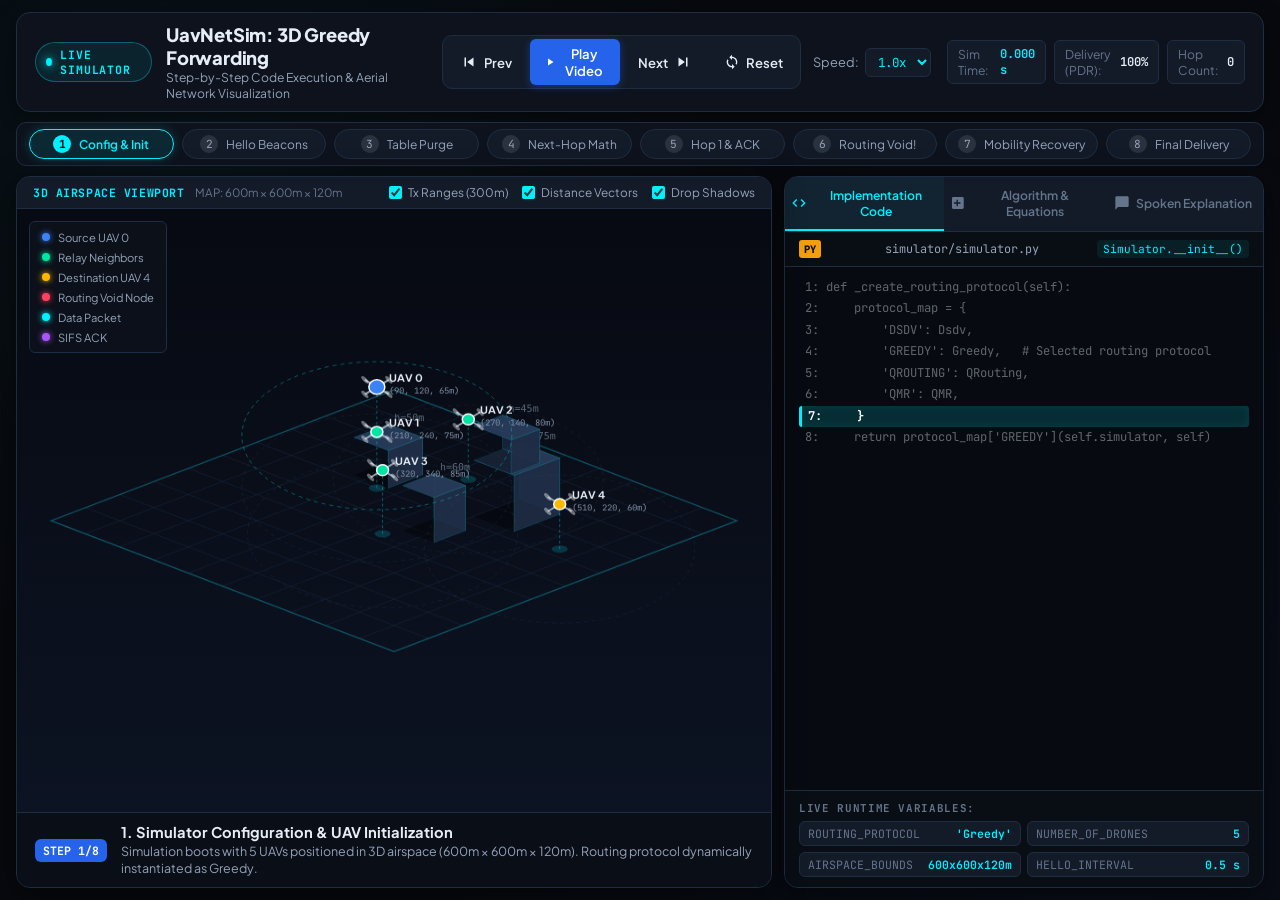
<file: presentation/animation/index.html>
<!DOCTYPE html>
<html lang="en">
<head>
  <meta charset="UTF-8" />
  <meta name="viewport" content="width=device-width, initial-scale=1.0" />
  <title>UavNetSim - 3D Greedy Routing Animated Simulation</title>
  <link rel="stylesheet" href="styles.css" />
  <link rel="preconnect" href="https://fonts.googleapis.com">
  <link rel="preconnect" href="https://fonts.gstatic.com" crossorigin>
  <link href="https://fonts.googleapis.com/css2?family=JetBrains+Mono:wght@400;500;700&family=Plus+Jakarta+Sans:wght@400;500;600;700;800&display=swap" rel="stylesheet">
</head>
<body>
  <div class="app-container">
    <!-- Top Header Bar -->
    <header class="top-nav">
      <div class="brand-section">
        <div class="logo-badge">
          <span class="pulse-dot"></span>
          <span class="badge-text">LIVE SIMULATOR</span>
        </div>
        <div class="titles">
          <h1>UavNetSim: 3D Greedy Forwarding</h1>
          <p class="subtitle">Step-by-Step Code Execution & Aerial Network Visualization</p>
        </div>
      </div>

      <!-- Playback Controls -->
      <div class="playback-bar">
        <div class="control-group">
          <button id="btnPrev" class="ctrl-btn" title="Previous Step (Left Arrow)">
            <svg viewBox="0 0 24 24" width="18" height="18"><path fill="currentColor" d="M6 6h2v12H6zm3.5 6l8.5 6V6z"/></svg>
            <span>Prev</span>
          </button>
          <button id="btnPlayPause" class="ctrl-btn primary" title="Play/Pause Video Animation (Spacebar)">
            <svg id="playIcon" viewBox="0 0 24 24" width="18" height="18"><path fill="currentColor" d="M8 5v14l11-7z"/></svg>
            <svg id="pauseIcon" class="hidden" viewBox="0 0 24 24" width="18" height="18"><path fill="currentColor" d="M6 19h4V5H6v14zm8-14v14h4V5h-4z"/></svg>
            <span id="playLabel">Play Video</span>
          </button>
          <button id="btnNext" class="ctrl-btn" title="Next Step (Right Arrow)">
            <span>Next</span>
            <svg viewBox="0 0 24 24" width="18" height="18"><path fill="currentColor" d="M6 18l8.5-6L6 6v12zM16 6v12h2V6h-2z"/></svg>
          </button>
          <button id="btnReset" class="ctrl-btn" title="Restart Animation">
            <svg viewBox="0 0 24 24" width="16" height="16"><path fill="currentColor" d="M12 4V1L8 5l4 4V6c3.31 0 6 2.69 6 6 0 1.01-.25 1.97-.7 2.8l1.46 1.46A7.93 7.93 0 0020 12c0-4.42-3.58-8-8-8zm0 14c-3.31 0-6-2.69-6-6 0-1.01.25-1.97.7-2.8L5.24 7.74A7.93 7.93 0 004 12c0 4.42 3.58 8 8 8v3l4-4-4-4v3z"/></svg>
            <span>Reset</span>
          </button>
        </div>

        <div class="speed-selector">
          <label for="speedSelect">Speed:</label>
          <select id="speedSelect">
            <option value="0.5">0.5x</option>
            <option value="1" selected>1.0x</option>
            <option value="1.5">1.5x</option>
            <option value="2.5">2.5x</option>
          </select>
        </div>
      </div>

      <!-- Quick Metrics Tracker -->
      <div class="metrics-pill-group">
        <div class="metric-pill">
          <span class="m-label">Sim Time:</span>
          <span id="metricSimTime" class="m-val highlight">0.00 s</span>
        </div>
        <div class="metric-pill">
          <span class="m-label">Delivery (PDR):</span>
          <span id="metricPdr" class="m-val">100%</span>
        </div>
        <div class="metric-pill">
          <span class="m-label">Hop Count:</span>
          <span id="metricHopCount" class="m-val">0</span>
        </div>
      </div>
    </header>

    <!-- Stage Progress Navigation Bar -->
    <nav class="stage-nav">
      <div class="stage-indicators" id="stageIndicators">
        <!-- Dynamically rendered or updated step pills -->
      </div>
    </nav>

    <!-- Main Workspace Split: Viewport (Left) vs Code/Inspector (Right) -->
    <main class="main-split">
      <!-- 3D Aerial Viewport -->
      <section class="viewport-card">
        <div class="viewport-header">
          <div class="view-status">
            <span class="view-tag">3D AIRSPACE VIEWPORT</span>
            <span class="scene-dim">MAP: 600m &times; 600m &times; 120m</span>
          </div>
          <div class="view-toggles">
            <label class="chk-label">
              <input type="checkbox" id="chkRanges" checked>
              <span>Tx Ranges (300m)</span>
            </label>
            <label class="chk-label">
              <input type="checkbox" id="chkDistLines" checked>
              <span>Distance Vectors</span>
            </label>
            <label class="chk-label">
              <input type="checkbox" id="chkAltitude" checked>
              <span>Drop Shadows</span>
            </label>
          </div>
        </div>

        <div class="canvas-wrapper">
          <canvas id="simCanvas"></canvas>

          <!-- Floating HUD Overlays -->
          <div class="canvas-legend">
            <div class="legend-item"><span class="legend-dot src"></span> Source UAV 0</div>
            <div class="legend-item"><span class="legend-dot nbr"></span> Relay Neighbors</div>
            <div class="legend-item"><span class="legend-dot dst"></span> Destination UAV 4</div>
            <div class="legend-item"><span class="legend-dot void"></span> Routing Void Node</div>
            <div class="legend-item"><span class="legend-dot pkt"></span> Data Packet</div>
            <div class="legend-item"><span class="legend-dot ack"></span> SIFS ACK</div>
          </div>

          <div id="distanceOverlay" class="distance-hud hidden">
            <!-- Dynamic 3D Euclidean distances to destination -->
          </div>

          <div id="uavTablePopover" class="uav-table-popover hidden">
            <!-- Live Neighbor Table inspected for a selected UAV -->
          </div>
        </div>

        <!-- Video Narration Subtitle Banner -->
        <div class="caption-bar">
          <div class="caption-badge">
            <span id="stepNumberBadge">STEP 1/8</span>
          </div>
          <div class="caption-content">
            <h3 id="captionTitle">Initialization & Parameter Configuration</h3>
            <p id="captionDescription">Loading simulation environment with 5 UAVs in a 600m &times; 600m &times; 120m urban airspace.</p>
          </div>
        </div>
      </section>

      <!-- Code & Implementation Inspector (Right Panel) -->
      <aside class="inspector-card">
        <!-- Tabs -->
        <div class="inspector-tabs">
          <button class="tab-btn active" data-tab="tabCode">
            <svg viewBox="0 0 24 24" width="16" height="16"><path fill="currentColor" d="M9.4 16.6L4.8 12l4.6-4.6L8 6l-6 6 6 6 1.4-1.4zm5.2 0l4.6-4.6-4.6-4.6L16 6l6 6-6 6-1.4-1.4z"/></svg>
            <span>Implementation Code</span>
          </button>
          <button class="tab-btn" data-tab="tabMath">
            <svg viewBox="0 0 24 24" width="16" height="16"><path fill="currentColor" d="M19 3H5c-1.1 0-2 .9-2 2v14c0 1.1.9 2 2 2h14c1.1 0 2-.9 2-2V5c0-1.1-.9-2-2-2zm-7 14h-2v-4H6v-2h4V7h2v4h4v2h-4v4z"/></svg>
            <span>Algorithm & Equations</span>
          </button>
          <button class="tab-btn" data-tab="tabSpeech">
            <svg viewBox="0 0 24 24" width="16" height="16"><path fill="currentColor" d="M20 2H4c-1.1 0-2 .9-2 2v18l4-4h14c1.1 0 2-.9 2-2V4c0-1.1-.9-2-2-2z"/></svg>
            <span>Spoken Explanation</span>
          </button>
        </div>

        <!-- Tab 1: Code View with Neon Line Highlight -->
        <div id="tabCode" class="tab-content active">
          <div class="file-header">
            <span class="code-file-icon">PY</span>
            <span id="codeFilename" class="code-file-name">routing/greedy/greedy.py</span>
            <span id="codeFuncBadge" class="code-func-badge">def next_hop_selection()</span>
          </div>
          <div class="code-editor-container">
            <pre><code id="codeSnippetArea"></code></pre>
          </div>
          <div class="variable-watch">
            <div class="watch-header">LIVE RUNTIME VARIABLES:</div>
            <div id="runtimeVariables" class="watch-grid">
              <!-- Dynamically populated variable inspect badges -->
            </div>
          </div>
        </div>

        <!-- Tab 2: Algorithm & Math Explanation -->
        <div id="tabMath" class="tab-content">
          <div class="math-card">
            <h4>Algorithm Step Logic</h4>
            <div id="algoStepExplanation" class="algo-explanation">
              <!-- Detailed algorithmic step text -->
            </div>

            <h4 class="mt-4">Active Mathematical Formulation</h4>
            <div id="mathEquationBlock" class="math-box">
              <!-- Math equations for this step -->
            </div>

            <h4 class="mt-4">Why This Design in UavNetSim?</h4>
            <div id="designRationale" class="rationale-box">
              <!-- Design rationale -->
            </div>
          </div>
        </div>

        <!-- Tab 3: Spoken Explanation -->
        <div id="tabSpeech" class="tab-content">
          <div class="speech-card">
            <div class="speech-header-box">
              <span class="mic-icon">&#127897;</span>
              <strong>Spoken Explanation</strong>
            </div>
            <div id="speechText" class="speech-body">
              <!-- Spoken speech for this step -->
            </div>
            <div class="speech-tips">
              <strong>Possible Question:</strong>
              <p id="speechTipQuestion"></p>
              <strong>Your Answer:</strong>
              <p id="speechTipAnswer"></p>
            </div>
          </div>
        </div>
      </aside>
    </main>
  </div>

  <script src="app.js"></script>
</body>
</html>
</file>
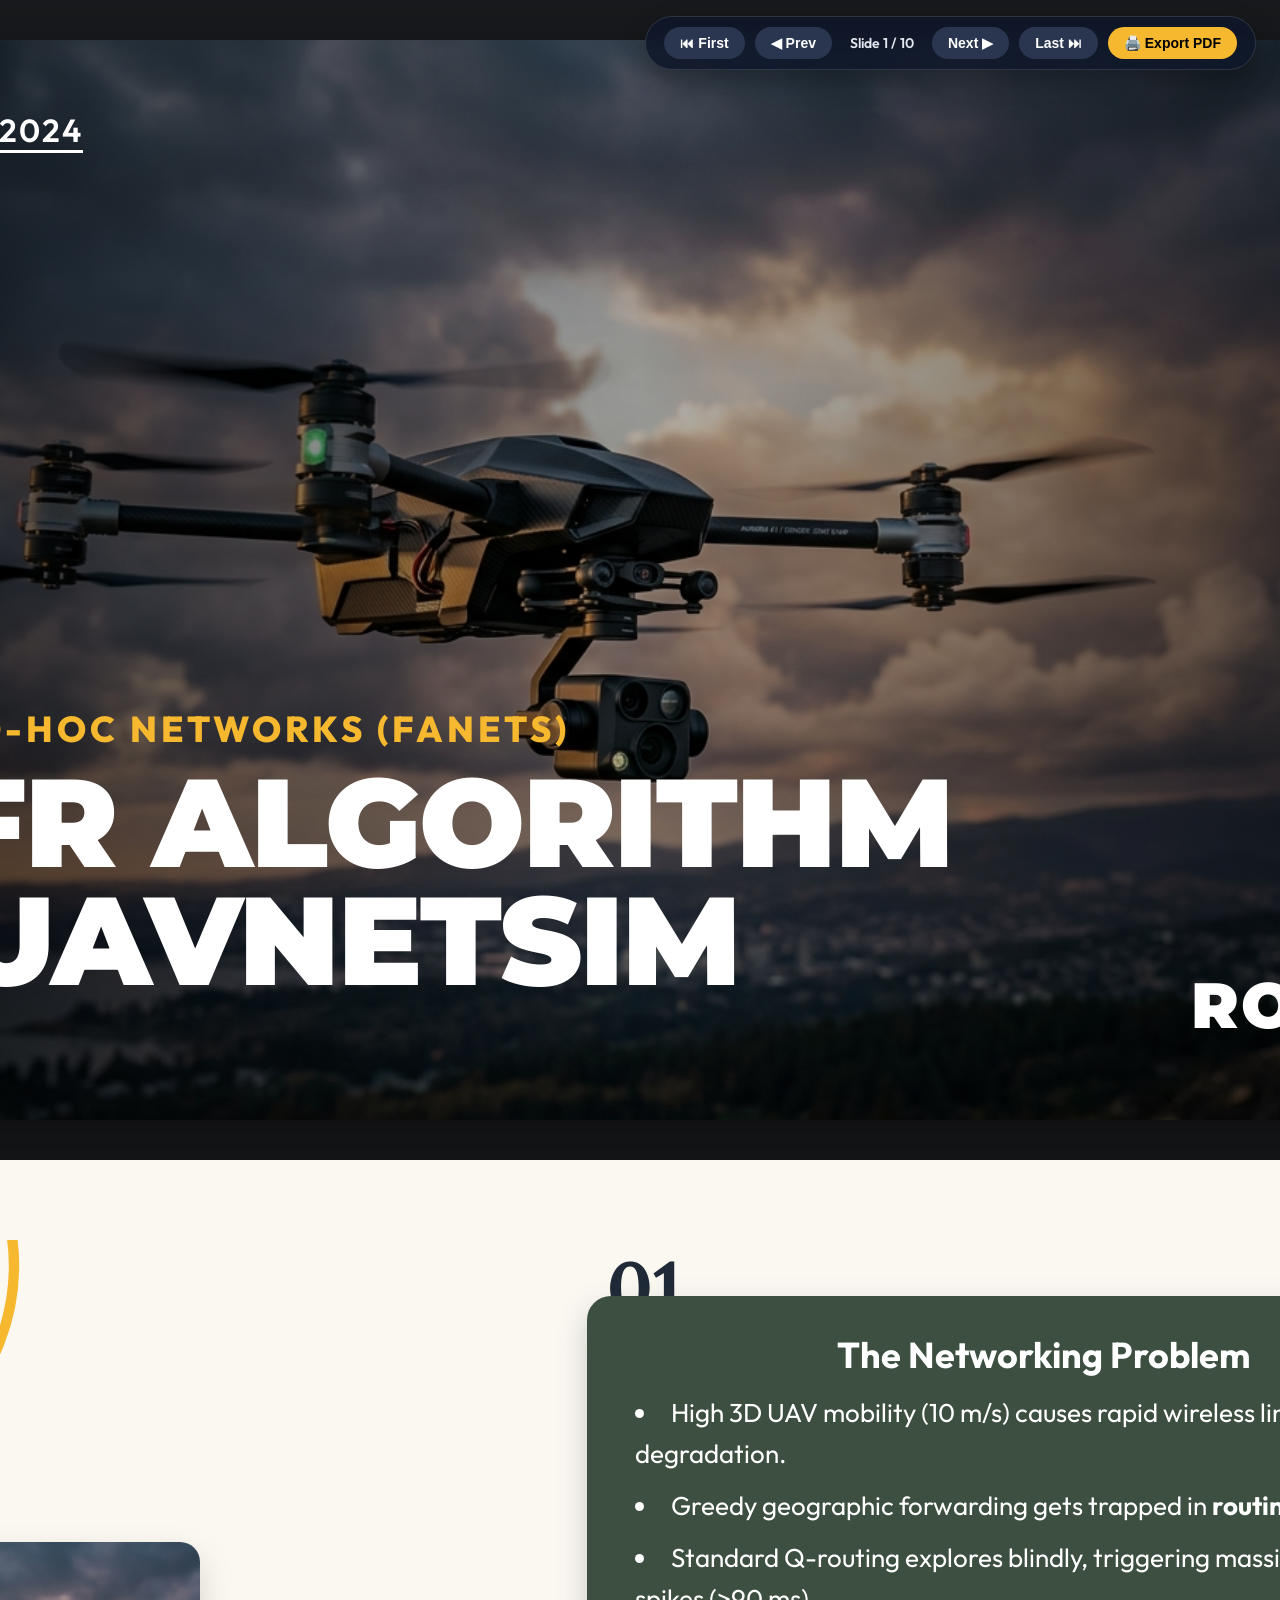
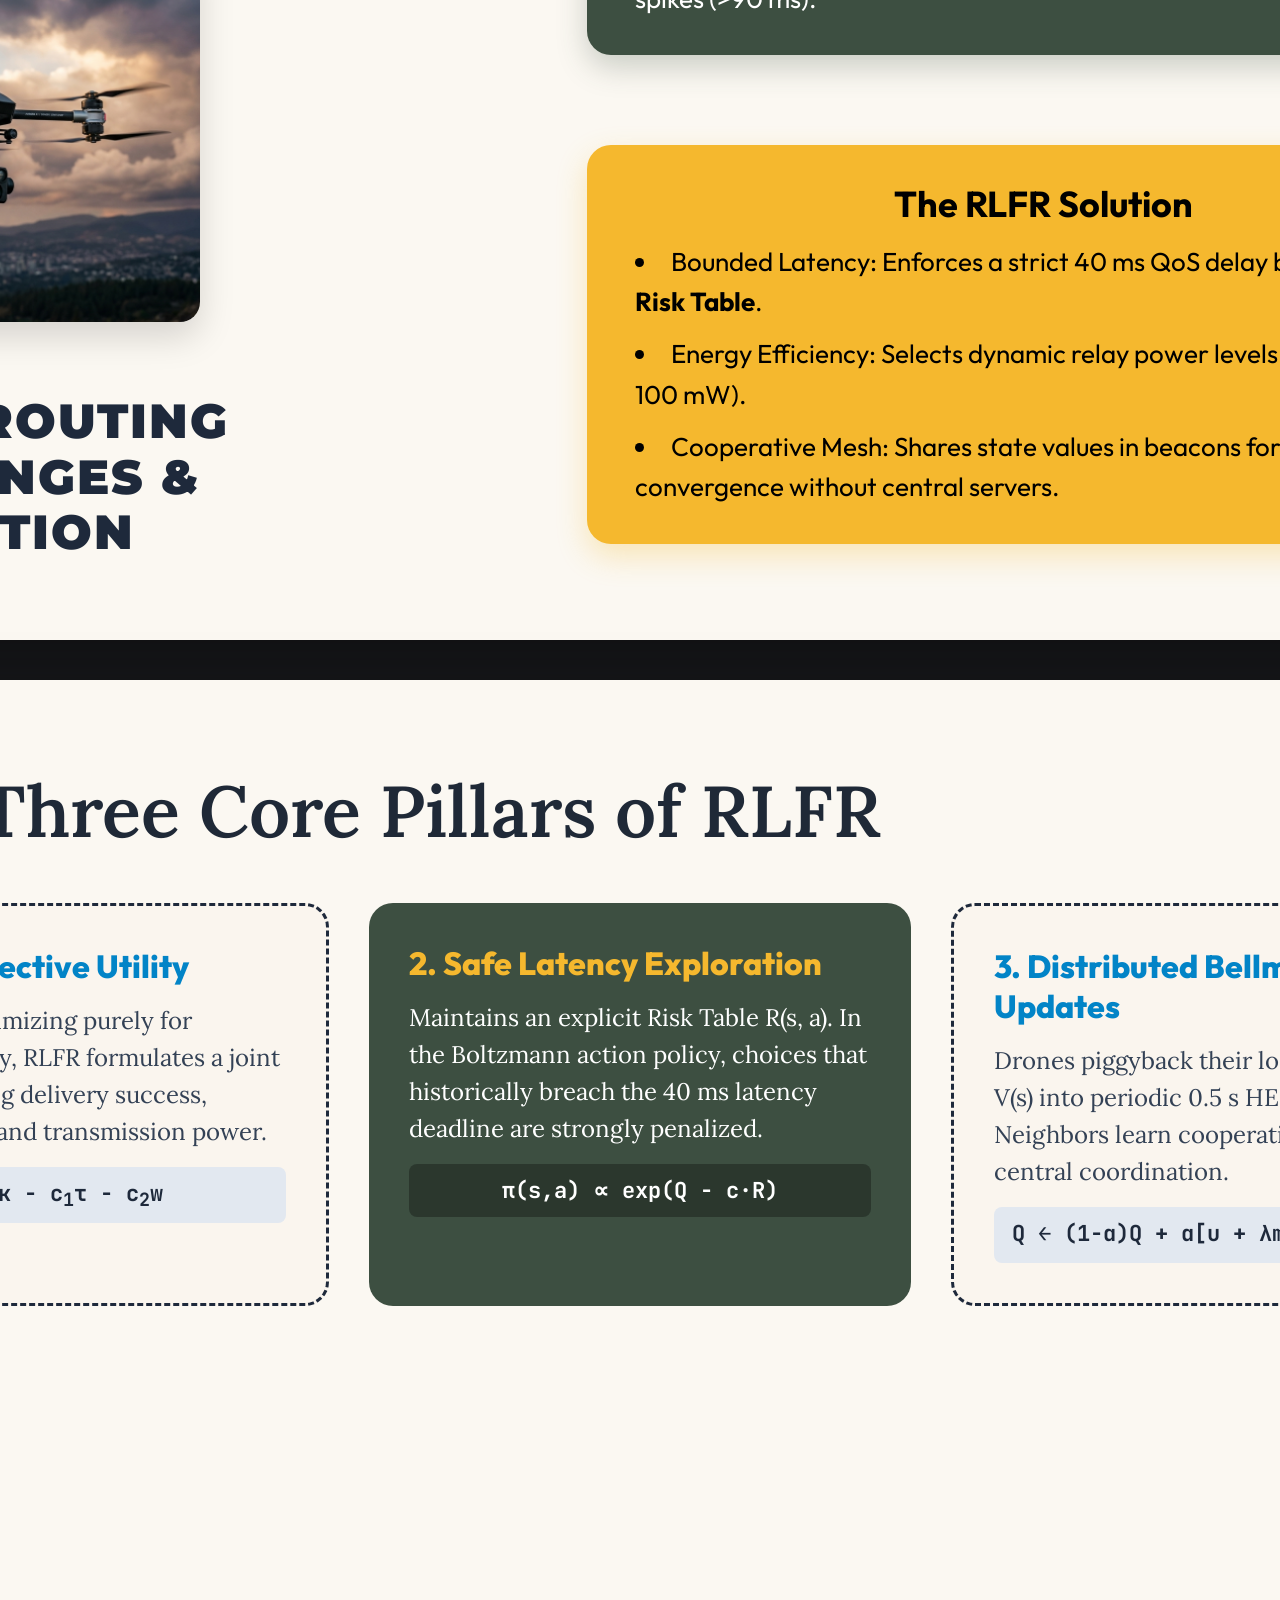
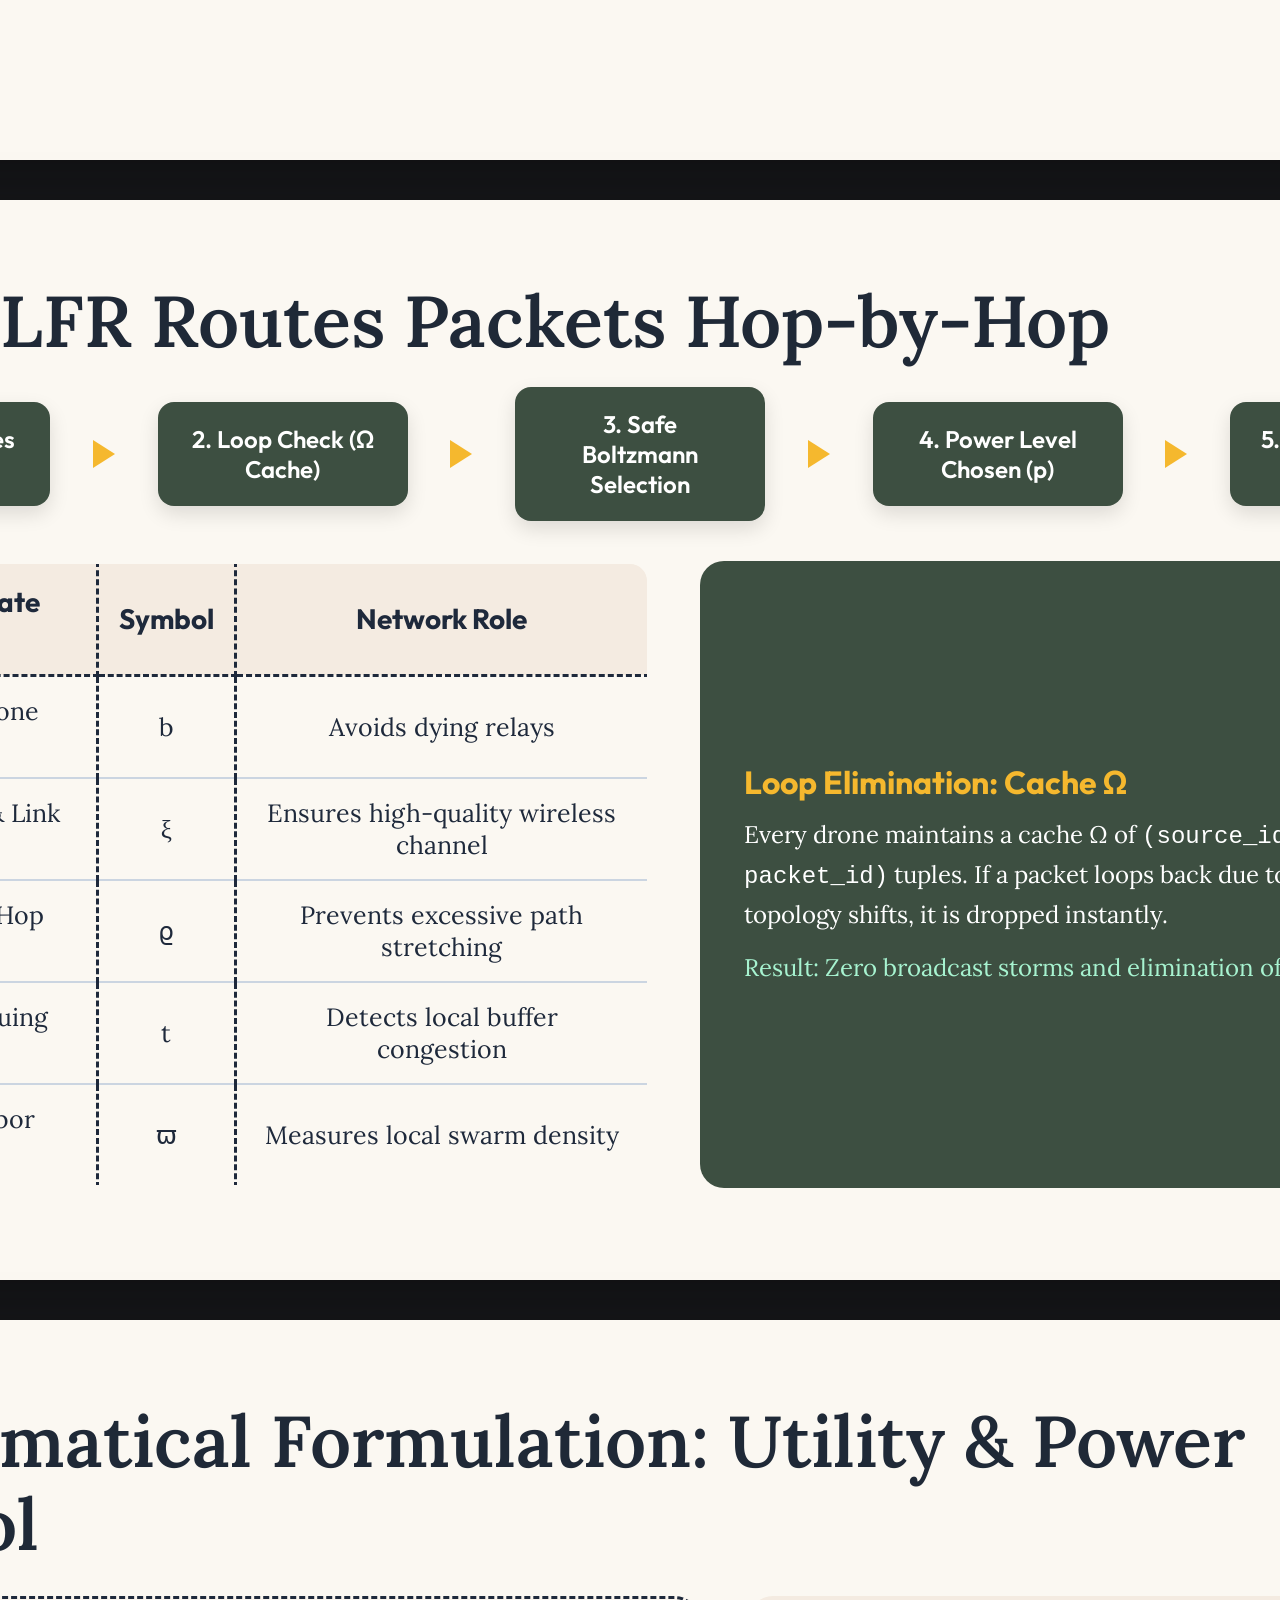
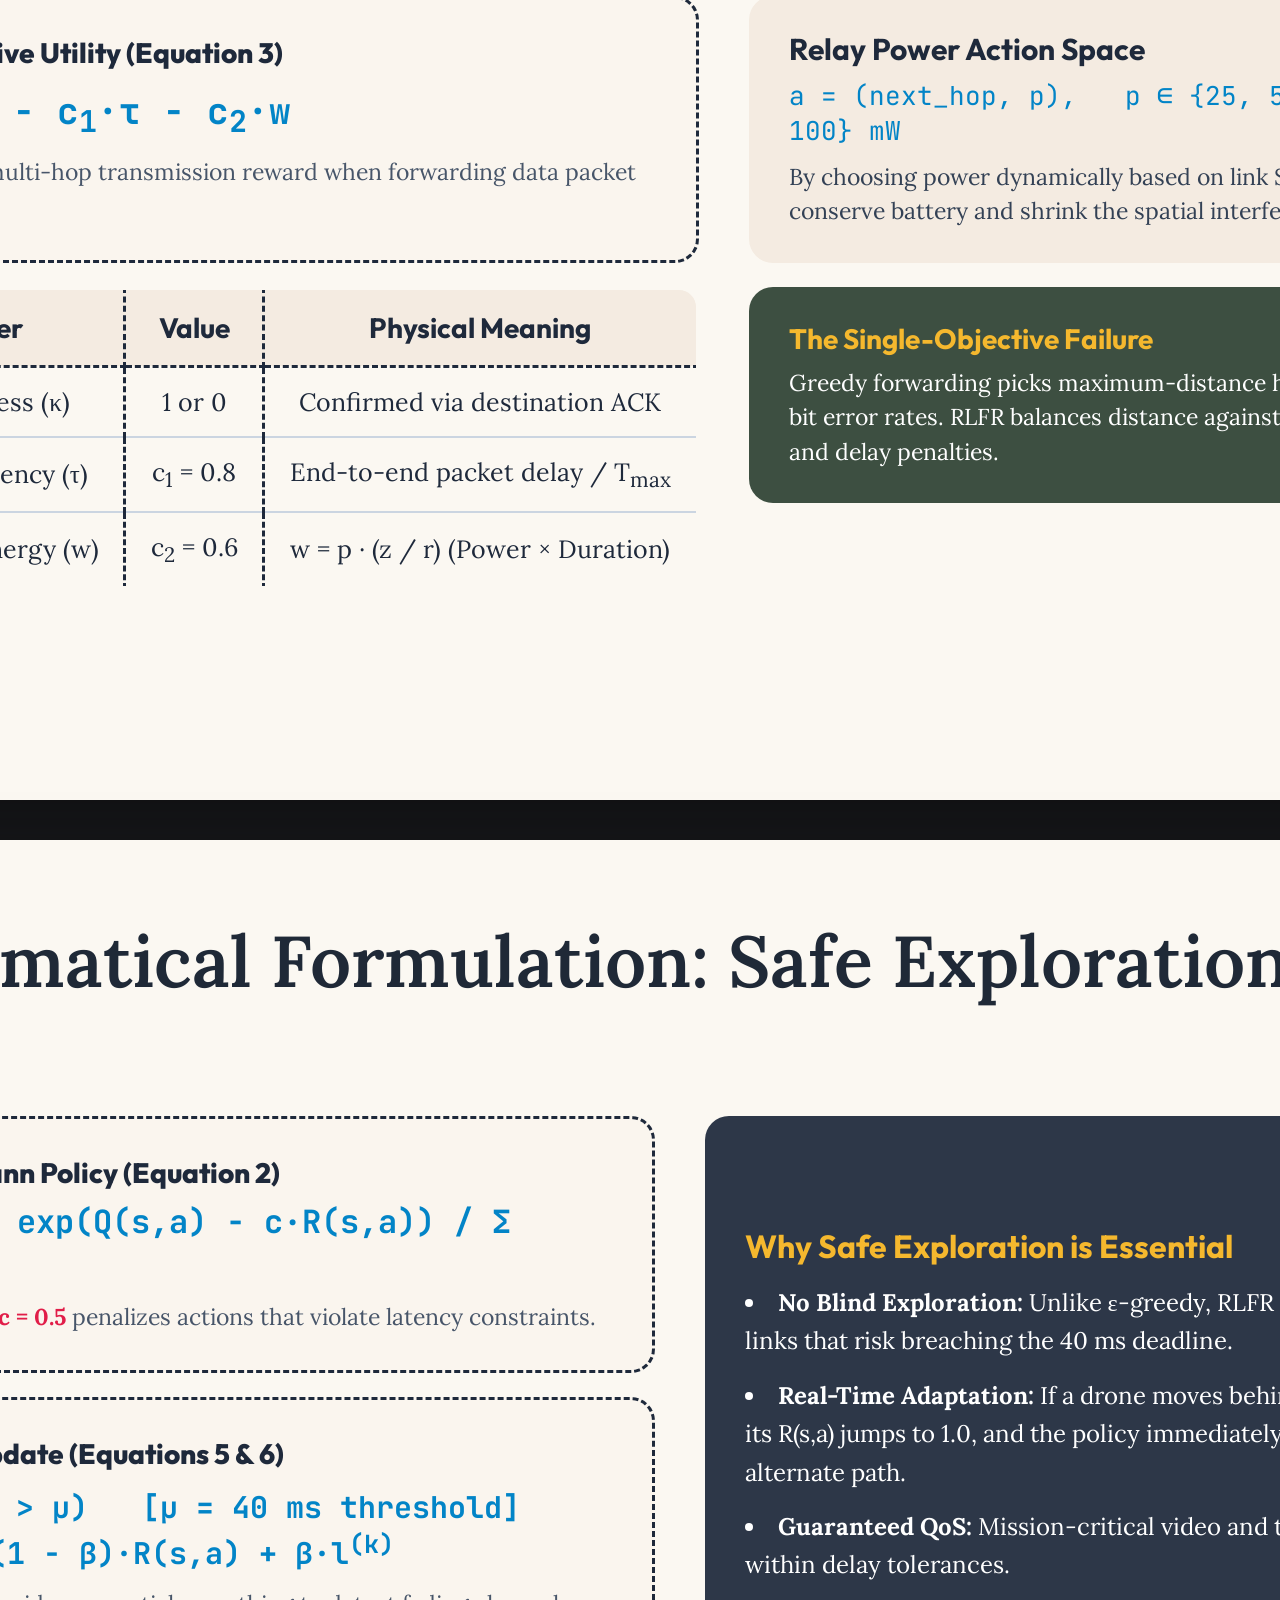
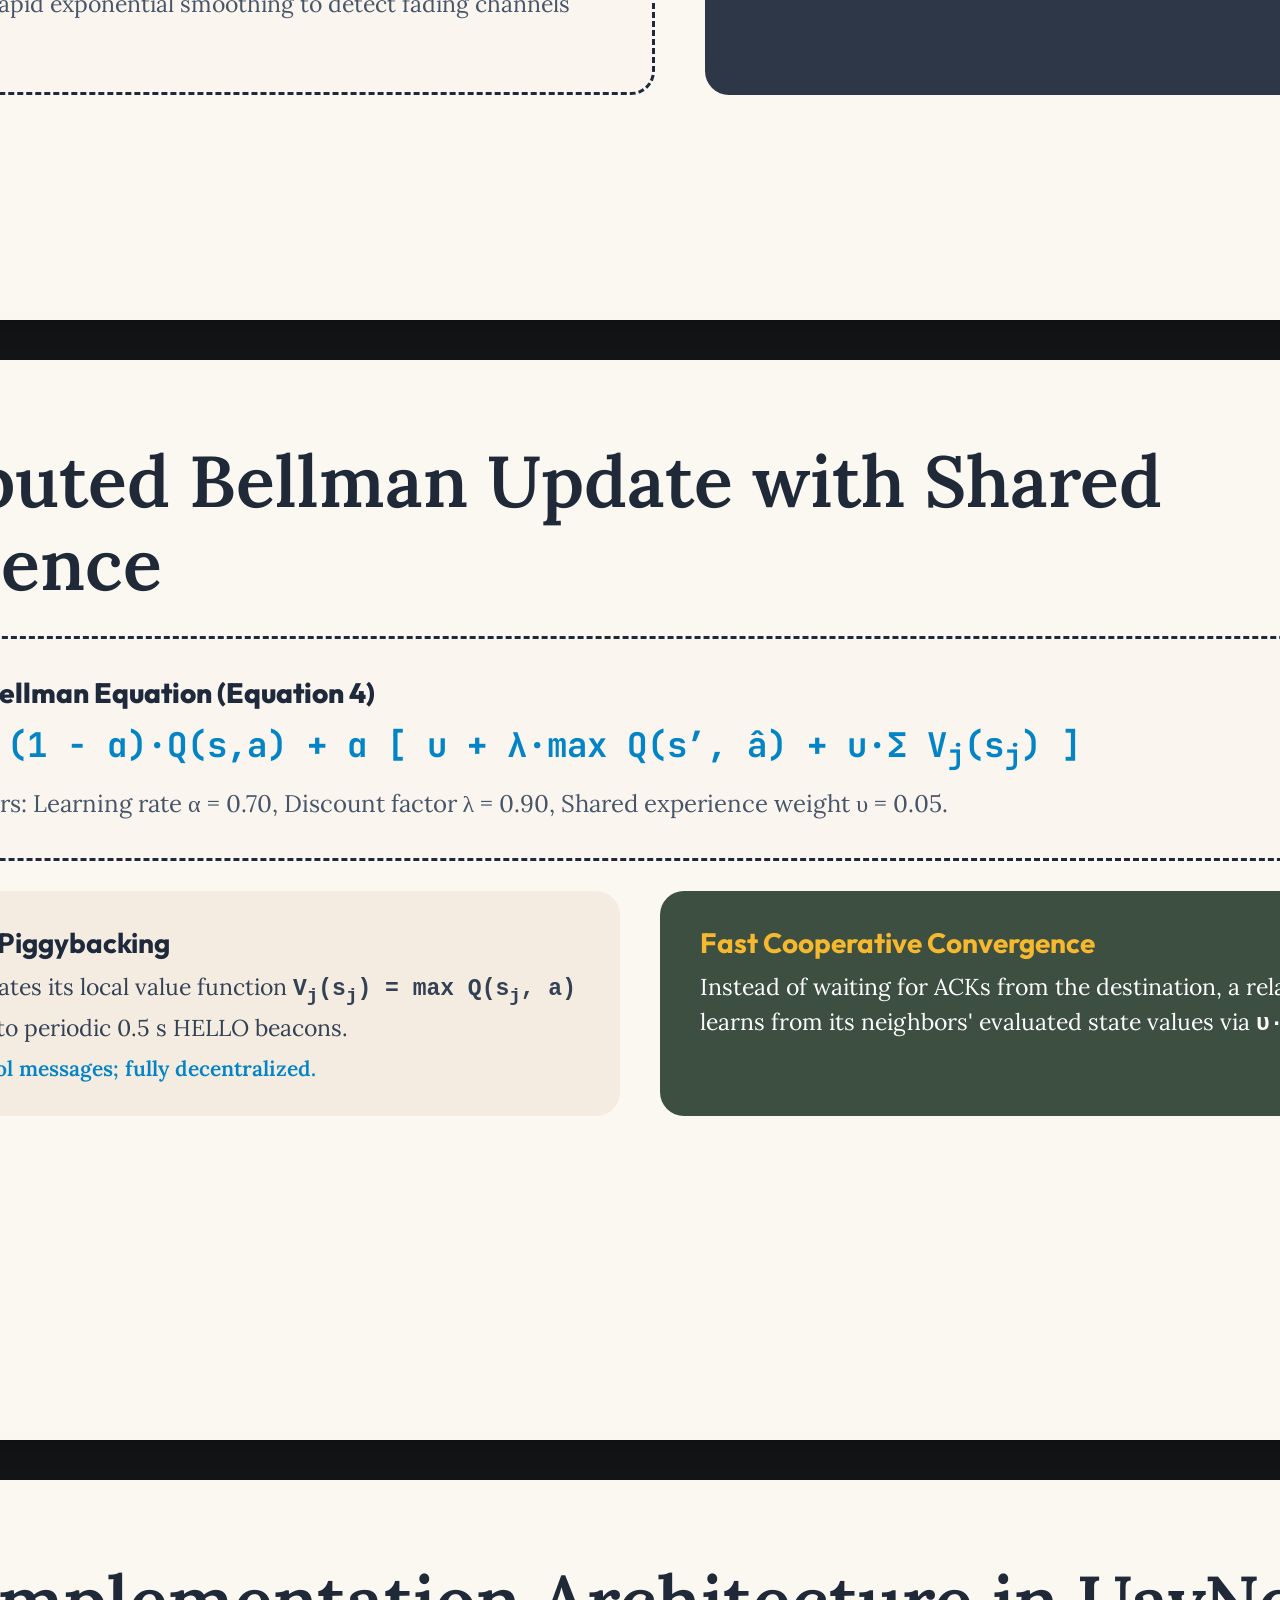
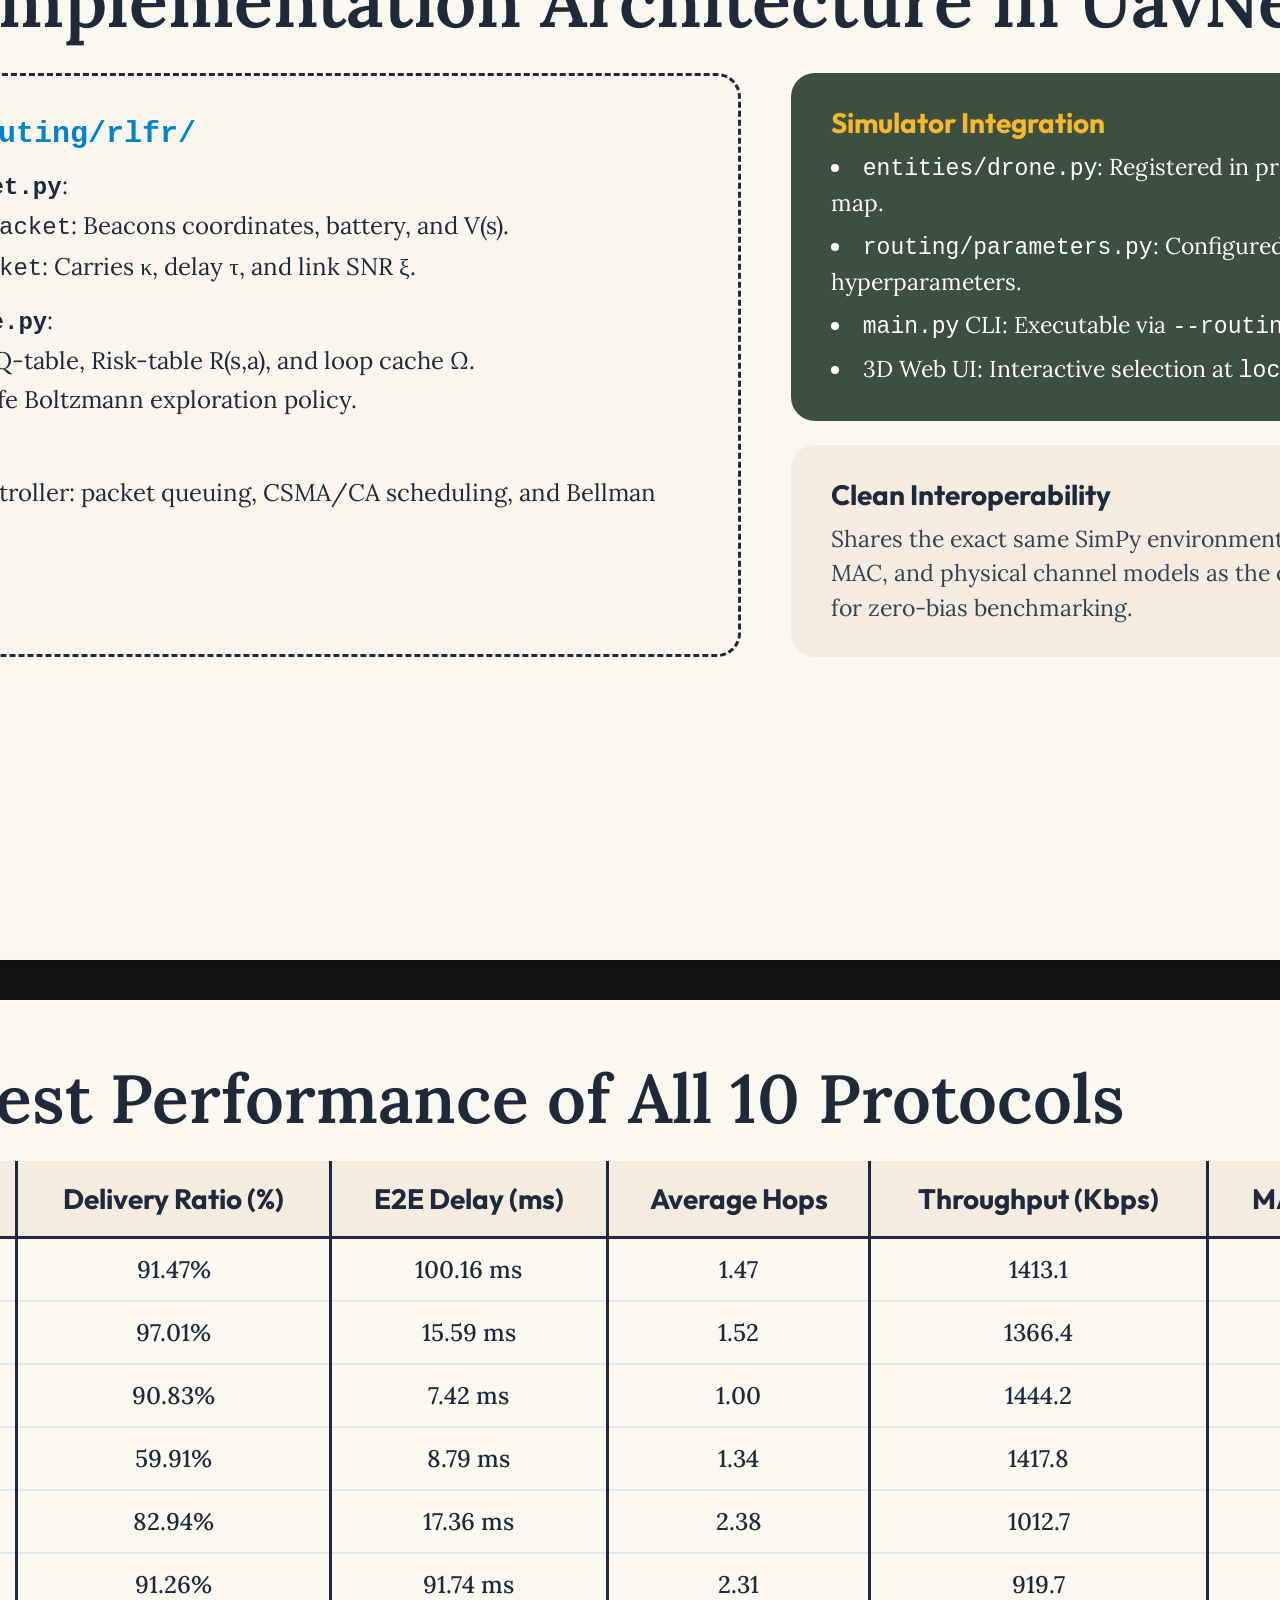
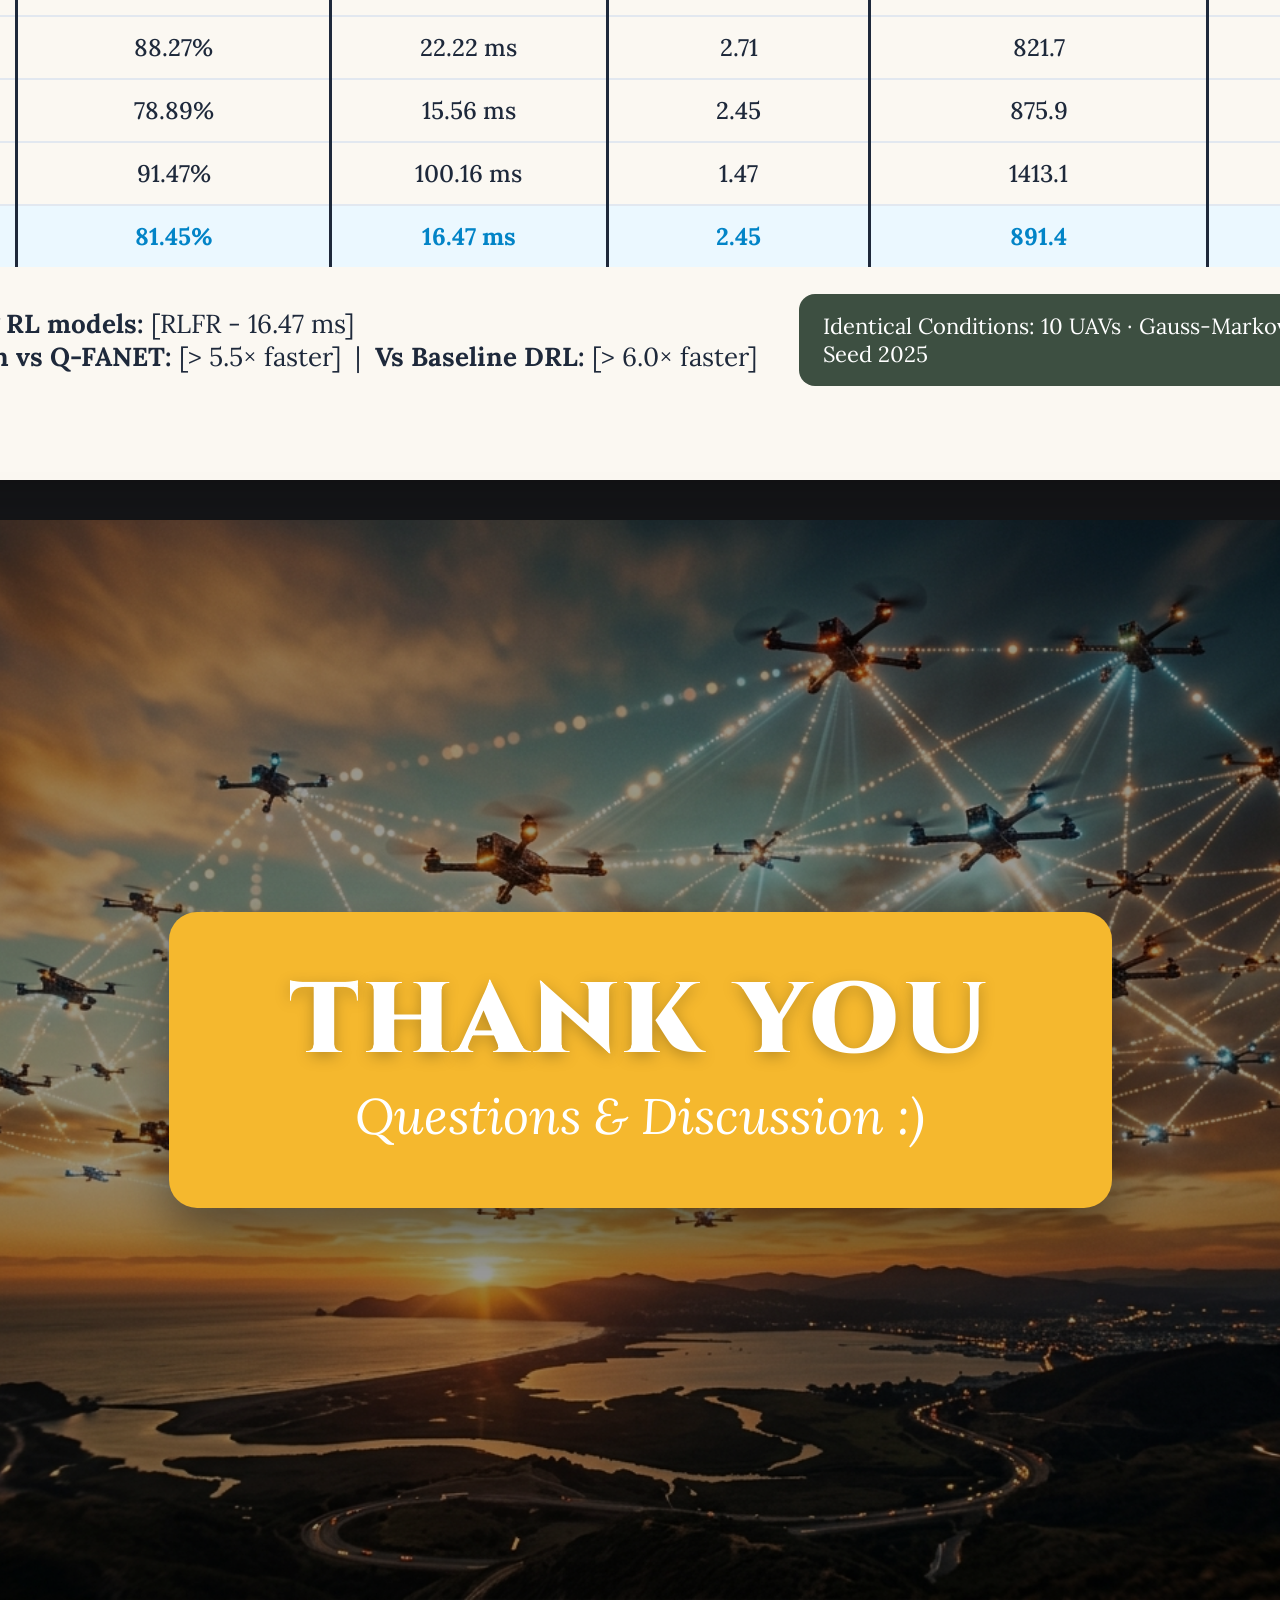
<file: presentation/rlfr_presentation.html>
<!DOCTYPE html>
<html lang="en">
<head>
<meta charset="UTF-8">
<meta name="viewport" content="width=device-width, initial-scale=1.0">
<title>RLFR Protocol Presentation — FANET Routing in UavNetSim</title>
<link rel="preconnect" href="https://fonts.googleapis.com">
<link rel="preconnect" href="https://fonts.gstatic.com" crossorigin>
<link href="https://fonts.googleapis.com/css2?family=Cinzel:wght@700&family=Inter:wght@400;500;600;700;800&family=Lora:ital,wght@0,400;0,500;0,600;1,400&family=Montserrat:wght@400;600;700;800;900&family=Outfit:wght@400;500;600;700;800&family=JetBrains+Mono:wght@400;600;700&display=swap" rel="stylesheet">
<style>
  :root {
    --cream-bg: #FBF8F2;
    --card-bg: #FAF7F0;
    --dark-green: #3D4F41;
    --gold: #F5B82E;
    --gold-dark: #D49B1E;
    --sky-blue: #8FAFC4;
    --pale-blue: #E3EDF4;
    --lavender-card: #EBE8F4;
    --navy-text: #1E293B;
    --muted-text: #475569;
    --border-dashed: #333333;
    --primary-blue: #0284C7;
  }

  * { box-sizing: border-box; margin: 0; padding: 0; }

  @page {
    size: 1920px 1080px;
    margin: 0;
  }

  body {
    font-family: 'Outfit', 'Inter', sans-serif;
    background: #18191C;
    color: var(--navy-text);
    margin: 0;
    padding: 0;
    overflow-x: hidden;
  }

  /* Floating Control Header */
  .deck-nav {
    position: fixed;
    top: 16px;
    right: 24px;
    z-index: 9999;
    display: flex;
    gap: 10px;
    background: rgba(15, 23, 42, 0.85);
    backdrop-filter: blur(10px);
    padding: 10px 18px;
    border-radius: 30px;
    box-shadow: 0 10px 25px rgba(0,0,0,0.3);
    border: 1px solid rgba(255,255,255,0.12);
  }
  .deck-nav button {
    background: #2A364F;
    color: #fff;
    border: none;
    padding: 8px 16px;
    border-radius: 20px;
    font-size: 14px;
    font-weight: 600;
    cursor: pointer;
    transition: all 0.2s;
  }
  .deck-nav button:hover {
    background: var(--gold);
    color: #000;
  }
  .deck-nav .counter {
    color: #E2E8F0;
    font-size: 14px;
    display: flex;
    align-items: center;
    font-weight: 600;
    padding: 0 8px;
  }

  .presentation-container {
    display: flex;
    flex-direction: column;
    align-items: center;
    gap: 40px;
    padding: 40px 0;
  }

  .slide {
    width: 1920px;
    height: 1080px;
    position: relative;
    background: var(--cream-bg);
    overflow: hidden;
    box-shadow: 0 25px 60px rgba(0,0,0,0.4);
    flex-shrink: 0;
  }

  @media print {
    body { background: transparent; }
    .deck-nav { display: none !important; }
    .presentation-container { padding: 0; gap: 0; }
    .slide {
      box-shadow: none;
      page-break-after: always;
      page-break-inside: avoid;
    }
  }

  /* Slide Number */
  .slide-number {
    position: absolute;
    bottom: 40px;
    right: 60px;
    font-size: 26px;
    font-weight: 800;
    color: #1E293B;
    z-index: 10;
  }

  /* Decorative Corner Emblem from Canva Reference */
  .decorative-corner {
    position: absolute;
    top: 0;
    left: 0;
    width: 140px;
    height: 140px;
  }

  /* Common Headings */
  .slide-main-title {
    font-family: 'Lora', 'Playfair Display', serif;
    font-size: 72px;
    font-weight: 600;
    color: #1F2937;
    margin-bottom: 24px;
    line-height: 1.15;
  }

  /* Slide 1 Cover */
  .slide-cover {
    background-image: url('images/cover_drone.jpg');
    background-size: cover;
    background-position: center;
    display: flex;
    flex-direction: column;
    justify-content: space-between;
    padding: 70px 100px;
  }
  .slide-cover::before {
    content: '';
    position: absolute;
    top: 0; left: 0; right: 0; bottom: 0;
    background: linear-gradient(to right, rgba(0,0,0,0.78) 0%, rgba(0,0,0,0.3) 50%, rgba(0,0,0,0.65) 100%);
    z-index: 1;
  }
  .cover-content {
    position: relative;
    z-index: 2;
    height: 100%;
    display: flex;
    flex-direction: column;
    justify-content: space-between;
  }
  .cover-date {
    font-size: 32px;
    font-weight: 600;
    color: #fff;
    letter-spacing: 2px;
    text-decoration: underline;
    text-underline-offset: 8px;
  }
  .cover-title-box {
    margin-top: auto;
    margin-bottom: 50px;
  }
  .cover-sub {
    font-size: 36px;
    font-weight: 800;
    color: var(--gold);
    letter-spacing: 4px;
    margin-bottom: 12px;
    text-transform: uppercase;
  }
  .cover-main-title {
    font-family: 'Montserrat', sans-serif;
    font-size: 125px;
    font-weight: 900;
    color: #fff;
    line-height: 0.95;
    letter-spacing: -2px;
    text-transform: uppercase;
  }
  .cover-vertical-code {
    position: absolute;
    right: 80px;
    bottom: 80px;
    font-family: 'Montserrat', sans-serif;
    font-size: 64px;
    font-weight: 900;
    color: #fff;
    line-height: 1.1;
    text-align: right;
    letter-spacing: 2px;
    z-index: 2;
  }

  /* Slide 2: Problem & Motivation */
  .problem-layout {
    display: flex;
    height: 100%;
    padding: 80px 100px;
    position: relative;
  }
  .problem-left-col {
    flex: 0.9;
    display: flex;
    flex-direction: column;
    justify-content: space-between;
  }
  .problem-right-col {
    flex: 1.1;
    display: flex;
    flex-direction: column;
    justify-content: center;
    gap: 40px;
    padding-left: 60px;
  }
  .concentric-arcs {
    width: 260px;
    height: 260px;
  }
  .problem-framed-img {
    width: 420px;
    height: 380px;
    border-radius: 20px;
    overflow: hidden;
    box-shadow: 0 15px 35px rgba(0,0,0,0.15);
  }
  .problem-framed-img img {
    width: 100%;
    height: 100%;
    object-fit: cover;
  }
  .problem-section-title {
    font-family: 'Montserrat', sans-serif;
    font-size: 48px;
    font-weight: 900;
    color: #1E293B;
    line-height: 1.15;
    letter-spacing: 2px;
    margin-top: 30px;
  }
  .problem-box-dark {
    background: var(--dark-green);
    color: #fff;
    border-radius: 24px;
    padding: 36px 48px;
    position: relative;
    box-shadow: 0 12px 30px rgba(61, 79, 65, 0.25);
  }
  .motivation-box-gold {
    background: var(--gold);
    color: #000;
    border-radius: 24px;
    padding: 36px 48px;
    position: relative;
    box-shadow: 0 12px 30px rgba(245, 184, 46, 0.3);
  }
  .box-num {
    position: absolute;
    top: -55px;
    left: 20px;
    font-family: 'Lora', serif;
    font-size: 72px;
    font-weight: 700;
    color: #1F2937;
  }
  .box-header-title {
    font-size: 36px;
    font-weight: 700;
    margin-bottom: 16px;
    text-align: center;
  }
  .box-bullets {
    list-style: disc inside;
    font-size: 26px;
    line-height: 1.55;
    display: flex;
    flex-direction: column;
    gap: 12px;
  }

  /* Dashed Cards & Containers */
  .dashed-card-container {
    background: #FAF5EE;
    border: 3px dashed #1E293B;
    border-radius: 24px;
    padding: 36px 44px;
  }
  .custom-dashed-table {
    width: 100%;
    border-collapse: collapse;
    border: 3px dashed #1E293B;
    border-radius: 20px;
    overflow: hidden;
  }
  .custom-dashed-table th {
    background: #F4EBE1;
    font-size: 28px;
    font-weight: 700;
    padding: 20px;
    border-bottom: 3px dashed #1E293B;
    border-right: 3px dashed #1E293B;
    text-align: center;
  }
  .custom-dashed-table th:last-child { border-right: none; }
  .custom-dashed-table td {
    padding: 18px 24px;
    font-size: 25px;
    font-family: 'Lora', serif;
    border-bottom: 2px solid #CBD5E1;
    border-right: 3px dashed #1E293B;
    text-align: center;
  }
  .custom-dashed-table td:last-child { border-right: none; }

  /* Flow row */
  .flow-row {
    display: flex;
    justify-content: space-between;
    align-items: center;
    margin-bottom: 40px;
    padding: 0 20px;
  }
  .flow-pill {
    background: var(--dark-green);
    color: #fff;
    padding: 22px 28px;
    border-radius: 16px;
    font-size: 24px;
    font-weight: 600;
    text-align: center;
    box-shadow: 0 8px 20px rgba(0,0,0,0.12);
    flex: 1;
    max-width: 250px;
  }
  .flow-arrow {
    width: 0;
    height: 0;
    border-top: 14px solid transparent;
    border-bottom: 14px solid transparent;
    border-left: 22px solid var(--gold);
    margin: 0 8px;
  }

  /* Benchmark Table */
  .canva-benchmark-table {
    width: 100%;
    border-collapse: collapse;
    border: 3px solid #1E293B;
    border-radius: 16px;
    overflow: hidden;
  }
  .canva-benchmark-table th {
    background: #F4EBE1;
    font-size: 28px;
    font-weight: 700;
    padding: 20px;
    border-bottom: 3px solid #1E293B;
    border-right: 3px solid #1E293B;
    text-align: center;
  }
  .canva-benchmark-table th:last-child { border-right: none; }
  .canva-benchmark-table td {
    padding: 15px 18px;
    font-size: 24px;
    font-family: 'Lora', serif;
    font-weight: 500;
    border-bottom: 2px solid #E2E8F0;
    border-right: 3px solid #1E293B;
    text-align: center;
  }
  .canva-benchmark-table td:last-child { border-right: none; }
  .canva-benchmark-table tr.highlight-rlfr td {
    background: #EBF8FF !important;
    font-weight: 700;
    color: #0284C7;
  }

  /* Chart Layout */
  .chart-dark-bubble {
    background: #2D3748;
    color: #fff;
    border-radius: 30px;
    padding: 44px 50px;
    position: relative;
  }

  /* Thank You Slide */
  .slide-closing {
    background-image: url('images/swarm_drone.jpg');
    background-size: cover;
    background-position: center;
    display: flex;
    align-items: center;
    justify-content: center;
    position: relative;
  }
  .slide-closing::before {
    content: '';
    position: absolute;
    top: 0; left: 0; right: 0; bottom: 0;
    background: rgba(0,0,0,0.4);
  }
  .closing-badge {
    position: relative;
    z-index: 2;
    background: var(--gold);
    color: #fff;
    padding: 60px 120px;
    border-radius: 28px;
    text-align: center;
    box-shadow: 0 25px 50px rgba(0,0,0,0.4);
  }
  .closing-main-text {
    font-family: 'Cinzel', 'Montserrat', serif;
    font-size: 100px;
    font-weight: 900;
    letter-spacing: 4px;
    line-height: 1;
    margin-bottom: 12px;
    color: #FFFFFF;
    text-shadow: 0 4px 15px rgba(0,0,0,0.25);
  }
  .closing-sub-text {
    font-family: 'Lora', italic, serif;
    font-size: 50px;
    color: #FFFFFF;
    font-style: italic;
  }
</style>
</head>
<body>

<div class="deck-nav">
  <button onclick="scrollToSlide(0)">⏮ First</button>
  <button onclick="prevSlide()">◀ Prev</button>
  <div class="counter" id="navCounter">Slide 1 / 10</div>
  <button onclick="nextSlide()">Next ▶</button>
  <button onclick="scrollToSlide(9)">Last ⏭</button>
  <button onclick="window.print()" style="background: var(--gold); color: #000;">🖨️ Export PDF</button>
</div>

<div class="presentation-container">

  <!-- ========================================== -->
  <!-- SLIDE 1: TITLE & COVER                     -->
  <!-- ========================================== -->
  <section class="slide slide-cover" id="slide-1">
    <div class="cover-content">
      <div class="cover-date">IEEE TCOMM 2024</div>
      <div class="cover-title-box">
        <div class="cover-sub">Flying Ad-Hoc Networks (FANETs)</div>
        <div class="cover-main-title">RLFR ALGORITHM<br>IN UAVNETSIM</div>
      </div>
    </div>
    <div class="cover-vertical-code">NET<br>ROUTING</div>
    <div class="slide-number" style="color: #fff;">1</div>
  </section>

  <!-- ========================================== -->
  <!-- SLIDE 2: THE PROBLEM & MOTIVATION IN FANETs-->
  <!-- ========================================== -->
  <section class="slide" id="slide-2">
    <div class="problem-layout">
      <div class="problem-left-col">
        <svg class="concentric-arcs" viewBox="0 0 200 200">
          <circle cx="20" cy="20" r="40" fill="none" stroke="#F5B82E" stroke-width="8" stroke-dasharray="12 4" />
          <circle cx="20" cy="20" r="70" fill="none" stroke="#F5B82E" stroke-width="8" />
          <circle cx="20" cy="20" r="100" fill="none" stroke="#F5B82E" stroke-width="8" />
          <circle cx="20" cy="20" r="130" fill="none" stroke="#F5B82E" stroke-width="8" />
          <circle cx="20" cy="20" r="160" fill="none" stroke="#F5B82E" stroke-width="8" />
        </svg>

        <div class="problem-framed-img">
          <img src="images/cover_drone.jpg" alt="Aerial Drone in 3D Motion">
        </div>

        <div class="problem-section-title">
          FANET ROUTING<br>CHALLENGES &amp;<br>MOTIVATION
        </div>
      </div>

      <div class="problem-right-col">
        <!-- 01. Problem -->
        <div style="position: relative; margin-top: 40px;">
          <div class="box-num">01.</div>
          <div class="problem-box-dark">
            <div class="box-header-title">The Networking Problem</div>
            <ul class="box-bullets">
              <li>High 3D UAV mobility (10 m/s) causes rapid wireless link degradation.</li>
              <li>Greedy geographic forwarding gets trapped in <strong>routing voids</strong>.</li>
              <li>Standard Q-routing explores blindly, triggering massive latency spikes (>90 ms).</li>
            </ul>
          </div>
        </div>

        <!-- 02. Motivation -->
        <div style="position: relative; margin-top: 50px;">
          <div class="box-num" style="left: auto; right: 20px;">02.</div>
          <div class="motivation-box-gold">
            <div class="box-header-title">The RLFR Solution</div>
            <ul class="box-bullets">
              <li>Bounded Latency: Enforces a strict 40 ms QoS delay budget via a <strong>Risk Table</strong>.</li>
              <li>Energy Efficiency: Selects dynamic relay power levels (25, 50, 75, 100 mW).</li>
              <li>Cooperative Mesh: Shares state values in beacons for fast convergence without central servers.</li>
            </ul>
          </div>
        </div>
      </div>
    </div>
    <div class="slide-number">2</div>
  </section>

  <!-- ========================================== -->
  <!-- SLIDE 3: THE THREE PILLARS OF RLFR         -->
  <!-- ========================================== -->
  <section class="slide" style="padding: 90px 100px;" id="slide-3">
    <!-- Corner emblem -->
    <svg class="decorative-corner" viewBox="0 0 100 100">
      <path d="M0,0 Q60,0 80,60 Q85,85 100,100 L0,100 Z" fill="#2E4032" />
      <path d="M10,0 Q65,0 85,65 Q90,85 100,95" stroke="#F5B82E" stroke-width="8" fill="none" />
    </svg>

    <h1 class="slide-main-title" style="margin-left: 50px;">The Three Core Pillars of RLFR</h1>
    
    <div style="display: flex; gap: 40px; margin-top: 50px;">
      <!-- Pillar 1 -->
      <div style="flex: 1; background: #FAF5EE; border: 3px dashed #1E293B; border-radius: 24px; padding: 40px; display: flex; flex-direction: column;">
        <div style="font-size: 32px; font-weight: 800; color: #0284C7; margin-bottom: 16px;">1. Multi-Objective Utility</div>
        <p style="font-family: 'Lora', serif; font-size: 24px; line-height: 1.55; color: #334155; margin-bottom: 16px;">
          Rather than optimizing purely for distance or delay, RLFR formulates a joint utility combining delivery success, packet latency, and transmission power.
        </p>
        <div style="font-family: 'JetBrains Mono', monospace; font-size: 22px; font-weight: 700; color: #1E293B; background: #E2E8F0; padding: 12px; border-radius: 8px; text-align: center;">
          u = &kappa; &minus; c<sub>1</sub>&tau; &minus; c<sub>2</sub>w
        </div>
      </div>

      <!-- Pillar 2 -->
      <div style="flex: 1; background: var(--dark-green); color: #fff; border-radius: 24px; padding: 40px; display: flex; flex-direction: column;">
        <div style="font-size: 32px; font-weight: 800; color: var(--gold); margin-bottom: 16px;">2. Safe Latency Exploration</div>
        <p style="font-family: 'Lora', serif; font-size: 24px; line-height: 1.55; margin-bottom: 16px;">
          Maintains an explicit Risk Table R(s, a). In the Boltzmann action policy, choices that historically breach the 40 ms latency deadline are strongly penalized.
        </p>
        <div style="font-family: 'JetBrains Mono', monospace; font-size: 22px; font-weight: 700; color: #fff; background: rgba(0,0,0,0.3); padding: 12px; border-radius: 8px; text-align: center;">
          &pi;(s,a) &prop; exp(Q &minus; c&middot;R)
        </div>
      </div>

      <!-- Pillar 3 -->
      <div style="flex: 1; background: #FAF5EE; border: 3px dashed #1E293B; border-radius: 24px; padding: 40px; display: flex; flex-direction: column;">
        <div style="font-size: 32px; font-weight: 800; color: #0284C7; margin-bottom: 16px;">3. Distributed Bellman Updates</div>
        <p style="font-family: 'Lora', serif; font-size: 24px; line-height: 1.55; color: #334155; margin-bottom: 16px;">
          Drones piggyback their local state-value V(s) into periodic 0.5 s HELLO beacons. Neighbors learn cooperatively with zero central coordination.
        </p>
        <div style="font-family: 'JetBrains Mono', monospace; font-size: 22px; font-weight: 700; color: #1E293B; background: #E2E8F0; padding: 12px; border-radius: 8px; text-align: center;">
          Q &larr; (1&minus;&alpha;)Q + &alpha;[u + &lambda;max Q + &upsilon;&Sigma;V<sub>j</sub>]
        </div>
      </div>
    </div>
    <div class="slide-number">3</div>
  </section>

  <!-- ========================================== -->
  <!-- SLIDE 4: END-TO-END ROUTING FLOW           -->
  <!-- ========================================== -->
  <section class="slide" style="padding: 80px 100px;" id="slide-4">
    <h1 class="slide-main-title">How RLFR Routes Packets Hop-by-Hop</h1>

    <!-- Process Flow -->
    <div class="flow-row">
      <div class="flow-pill">1. Packet Arrives at Drone</div>
      <div class="flow-arrow"></div>
      <div class="flow-pill">2. Loop Check (&Omega; Cache)</div>
      <div class="flow-arrow"></div>
      <div class="flow-pill">3. Safe Boltzmann Selection</div>
      <div class="flow-arrow"></div>
      <div class="flow-pill">4. Power Level Chosen (p)</div>
      <div class="flow-arrow"></div>
      <div class="flow-pill">5. CSMA/CA MAC Transmission</div>
    </div>

    <!-- State & Decisions Grid -->
    <div style="display: flex; gap: 50px; margin-top: 30px;">
      <div style="flex: 1.1;">
        <table class="custom-dashed-table">
          <thead>
            <tr>
              <th>Observed State Variable</th>
              <th>Symbol</th>
              <th>Network Role</th>
            </tr>
          </thead>
          <tbody>
            <tr>
              <td>Candidate Drone Battery</td>
              <td>b</td>
              <td>Avoids dying relays</td>
            </tr>
            <tr>
              <td>Received SNR &amp; Link Gain</td>
              <td>&xi;</td>
              <td>Ensures high-quality wireless channel</td>
            </tr>
            <tr>
              <td>Accumulated Hop Count</td>
              <td>&varrho;</td>
              <td>Prevents excessive path stretching</td>
            </tr>
            <tr>
              <td>One-Hop Queuing Delay</td>
              <td>t</td>
              <td>Detects local buffer congestion</td>
            </tr>
            <tr>
              <td>Active Neighbor Count</td>
              <td>&varpi;</td>
              <td>Measures local swarm density</td>
            </tr>
          </tbody>
        </table>
      </div>

      <div style="flex: 0.9; background: var(--dark-green); color: #fff; border-radius: 24px; padding: 36px 44px; display: flex; flex-direction: column; justify-content: center;">
        <div style="font-size: 32px; font-weight: 700; color: var(--gold); margin-bottom: 14px;">Loop Elimination: Cache &Omega;</div>
        <p style="font-family: 'Lora', serif; font-size: 24px; line-height: 1.6;">
          Every drone maintains a cache &Omega; of <code>(source_id, packet_id)</code> tuples. If a packet loops back due to mobile topology shifts, it is dropped instantly.
        </p>
        <div style="font-family: 'Lora', serif; font-size: 24px; line-height: 1.6; margin-top: 14px; color: #A7F3D0;">
          Result: Zero broadcast storms and elimination of routing cycles.
        </div>
      </div>
    </div>
    <div class="slide-number">4</div>
  </section>

  <!-- ========================================== -->
  <!-- SLIDE 5: MATH FORMULATION I - UTILITY & PWR-->
  <!-- ========================================== -->
  <section class="slide" style="padding: 80px 100px;" id="slide-5">
    <h1 class="slide-main-title">Mathematical Formulation: Utility &amp; Power Control</h1>

    <div style="display: flex; gap: 50px; margin-top: 30px;">
      <div style="flex: 1.1;">
        <div class="dashed-card-container" style="margin-bottom: 24px;">
          <div style="font-size: 28px; font-weight: 800; color: #1E293B; margin-bottom: 10px;">Multi-Objective Utility (Equation 3)</div>
          <div style="font-family: 'JetBrains Mono', monospace; font-size: 36px; font-weight: 700; color: #0284C7; margin-bottom: 14px;">
            u<sup>(k)</sup> = &kappa; &minus; c<sub>1</sub>&middot;&tau; &minus; c<sub>2</sub>&middot;w
          </div>
          <p style="font-family: 'Lora', serif; font-size: 23px; color: #475569; line-height: 1.5;">
            Quantifies the multi-hop transmission reward when forwarding data packet k.
          </p>
        </div>

        <table class="custom-dashed-table">
          <thead>
            <tr>
              <th>Parameter</th>
              <th>Value</th>
              <th>Physical Meaning</th>
            </tr>
          </thead>
          <tbody>
            <tr>
              <td>Delivery Success (&kappa;)</td>
              <td>1 or 0</td>
              <td>Confirmed via destination ACK</td>
            </tr>
            <tr>
              <td>Normalized Latency (&tau;)</td>
              <td>c<sub>1</sub> = 0.8</td>
              <td>End-to-end packet delay / T<sub>max</sub></td>
            </tr>
            <tr>
              <td>Transmission Energy (w)</td>
              <td>c<sub>2</sub> = 0.6</td>
              <td>w = p &middot; (z / r) (Power &times; Duration)</td>
            </tr>
          </tbody>
        </table>
      </div>

      <div style="flex: 0.9; display: flex; flex-direction: column; gap: 24px;">
        <div style="background: #F4EBE1; border-radius: 24px; padding: 34px 40px;">
          <div style="font-size: 30px; font-weight: 700; color: #1E293B; margin-bottom: 10px;">Relay Power Action Space</div>
          <div style="font-family: 'JetBrains Mono', monospace; font-size: 26px; color: #0284C7; margin-bottom: 12px;">
            a = (next_hop, p), &nbsp; p &isin; {25, 50, 75, 100} mW
          </div>
          <p style="font-family: 'Lora', serif; font-size: 23px; line-height: 1.5; color: #334155;">
            By choosing power dynamically based on link SNR &xi;, drones conserve battery and shrink the spatial interference footprint.
          </p>
        </div>

        <div style="background: var(--dark-green); color: #fff; border-radius: 24px; padding: 34px 40px;">
          <div style="font-size: 28px; font-weight: 700; color: var(--gold); margin-bottom: 10px;">The Single-Objective Failure</div>
          <p style="font-family: 'Lora', serif; font-size: 23px; line-height: 1.5;">
            Greedy forwarding picks maximum-distance hops with high bit error rates. RLFR balances distance against transmit energy and delay penalties.
          </p>
        </div>
      </div>
    </div>
    <div class="slide-number">5</div>
  </section>

  <!-- ========================================== -->
  <!-- SLIDE 6: MATH FORMULATION II - SAFE EXPLOR -->
  <!-- ========================================== -->
  <section class="slide" style="padding: 80px 100px;" id="slide-6">
    <h1 class="slide-main-title">Mathematical Formulation: Safe Exploration &amp; Risk</h1>

    <div style="display: flex; gap: 50px; margin-top: 30px;">
      <div style="flex: 1.1;">
        <div class="dashed-card-container" style="margin-bottom: 24px;">
          <div style="font-size: 28px; font-weight: 800; color: #1E293B; margin-bottom: 10px;">Safe Boltzmann Policy (Equation 2)</div>
          <div style="font-family: 'JetBrains Mono', monospace; font-size: 32px; font-weight: 700; color: #0284C7; margin-bottom: 14px;">
            &pi;(s, a) = exp(Q(s,a) &minus; c&middot;R(s,a)) / &Sigma; exp(...)
          </div>
          <p style="font-family: 'Lora', serif; font-size: 23px; color: #475569; line-height: 1.5;">
            The risk weight <strong style="color: #E11D48;">c = 0.5</strong> penalizes actions that violate latency constraints.
          </p>
        </div>

        <div class="dashed-card-container">
          <div style="font-size: 28px; font-weight: 800; color: #1E293B; margin-bottom: 10px;">Risk Table Update (Equations 5 &amp; 6)</div>
          <div style="font-family: 'JetBrains Mono', monospace; font-size: 30px; font-weight: 700; color: #0284C7; margin-bottom: 14px;">
            l<sup>(k)</sup> = <b>1</b>(&tau; &gt; &mu;) &nbsp; [&mu; = 40 ms threshold]<br>
            R(s,a) &larr; (1 &minus; &beta;)&middot;R(s,a) + &beta;&middot;l<sup>(k)</sup>
          </div>
          <p style="font-family: 'Lora', serif; font-size: 23px; color: #475569; line-height: 1.5;">
            &beta; = 0.8 enables rapid exponential smoothing to detect fading channels instantly.
          </p>
        </div>
      </div>

      <div style="flex: 0.9; background: #2D3748; color: #fff; border-radius: 24px; padding: 40px; display: flex; flex-direction: column; justify-content: center;">
        <div style="font-size: 32px; font-weight: 700; color: var(--gold); margin-bottom: 18px;">Why Safe Exploration is Essential</div>
        <ul style="list-style: disc inside; font-family: 'Lora', serif; font-size: 24px; line-height: 1.6; display: flex; flex-direction: column; gap: 16px;">
          <li><strong>No Blind Exploration:</strong> Unlike &epsilon;-greedy, RLFR never explores links that risk breaching the 40 ms deadline.</li>
          <li><strong>Real-Time Adaptation:</strong> If a drone moves behind an obstacle, its R(s,a) jumps to 1.0, and the policy immediately switches to an alternate path.</li>
          <li><strong>Guaranteed QoS:</strong> Mission-critical video and telemetry stay within delay tolerances.</li>
        </ul>
      </div>
    </div>
    <div class="slide-number">6</div>
  </section>

  <!-- ========================================== -->
  <!-- SLIDE 7: MATH FORMULATION III - BELLMAN    -->
  <!-- ========================================== -->
  <section class="slide" style="padding: 80px 100px;" id="slide-7">
    <h1 class="slide-main-title">Distributed Bellman Update with Shared Experience</h1>

    <div class="dashed-card-container" style="margin: 30px 0;">
      <div style="font-size: 28px; font-weight: 800; color: #1E293B; margin-bottom: 12px;">Distributed Bellman Equation (Equation 4)</div>
      <div style="font-family: 'JetBrains Mono', monospace; font-size: 34px; font-weight: 700; color: #0284C7; margin-bottom: 14px;">
        Q(s,a) &larr; (1 &minus; &alpha;)&middot;Q(s,a) + &alpha; [ u + &lambda;&middot;max Q(s&prime;, &acirc;) + &upsilon;&middot;&Sigma; V<sub>j</sub>(s<sub>j</sub>) ]
      </div>
      <p style="font-family: 'Lora', serif; font-size: 24px; color: #475569; line-height: 1.5;">
        Hyperparameters: Learning rate &alpha; = 0.70, Discount factor &lambda; = 0.90, Shared experience weight &upsilon; = 0.05.
      </p>
    </div>

    <div style="display: flex; gap: 40px;">
      <div style="flex: 1; background: #F4EBE1; border-radius: 24px; padding: 34px 40px;">
        <div style="font-size: 28px; font-weight: 700; color: #1E293B; margin-bottom: 10px;">Beacon Value Piggybacking</div>
        <p style="font-family: 'Lora', serif; font-size: 23px; line-height: 1.5; color: #334155;">
          Every UAV calculates its local value function <span style="font-family: monospace; font-weight: bold;">V<sub>j</sub>(s<sub>j</sub>) = max Q(s<sub>j</sub>, a)</span> and embeds it into periodic 0.5 s HELLO beacons.
        </p>
        <p style="font-family: 'Lora', serif; font-size: 21px; color: #0284C7; font-weight: 600; margin-top: 10px;">
          Zero extra protocol messages; fully decentralized.
        </p>
      </div>

      <div style="flex: 1; background: var(--dark-green); color: #fff; border-radius: 24px; padding: 34px 40px;">
        <div style="font-size: 28px; font-weight: 700; color: var(--gold); margin-bottom: 10px;">Fast Cooperative Convergence</div>
        <p style="font-family: 'Lora', serif; font-size: 23px; line-height: 1.5;">
          Instead of waiting for ACKs from the destination, a relay immediately learns from its neighbors' evaluated state values via <span style="font-family: monospace; font-weight: bold;">&upsilon;&middot;&Sigma; V<sub>j</sub></span>.
        </p>
      </div>
    </div>
    <div class="slide-number">7</div>
  </section>

  <!-- ========================================== -->
  <!-- SLIDE 8: CODE ARCHITECTURE IN UAVNETSIM    -->
  <!-- ========================================== -->
  <section class="slide" style="padding: 80px 100px;" id="slide-8">
    <h1 class="slide-main-title">Code Implementation Architecture in UavNetSim</h1>

    <div style="display: flex; gap: 50px; margin-top: 30px;">
      <div style="flex: 1.1; background: #FAF5EE; border: 3px dashed #1E293B; border-radius: 24px; padding: 36px 44px;">
        <div style="font-size: 30px; font-weight: 800; color: #0284C7; margin-bottom: 16px;">Package: <code>routing/rlfr/</code></div>
        <ul style="list-style: disc inside; font-family: 'Lora', serif; font-size: 24px; line-height: 1.6; display: flex; flex-direction: column; gap: 14px;">
          <li><strong><code>rlfr_packet.py</code></strong>:
            <br>&nbsp;&nbsp;• <code>RLFRHelloPacket</code>: Beacons coordinates, battery, and V(s).
            <br>&nbsp;&nbsp;• <code>RLFRAckPacket</code>: Carries &kappa;, delay &tau;, and link SNR &xi;.
          </li>
          <li><strong><code>rlfr_table.py</code></strong>:
            <br>&nbsp;&nbsp;• Implements Q-table, Risk-table R(s,a), and loop cache &Omega;.
            <br>&nbsp;&nbsp;• Computes safe Boltzmann exploration policy.
          </li>
          <li><strong><code>rlfr.py</code></strong>:
            <br>&nbsp;&nbsp;• Protocol controller: packet queuing, CSMA/CA scheduling, and Bellman updates.
          </li>
        </ul>
      </div>

      <div style="flex: 0.9; display: flex; flex-direction: column; gap: 24px;">
        <div style="background: var(--dark-green); color: #fff; border-radius: 24px; padding: 32px 40px;">
          <div style="font-size: 28px; font-weight: 700; color: var(--gold); margin-bottom: 10px;">Simulator Integration</div>
          <ul style="list-style: disc inside; font-family: 'Lora', serif; font-size: 23px; line-height: 1.5; display: flex; flex-direction: column; gap: 8px;">
            <li><code>entities/drone.py</code>: Registered in protocol factory map.</li>
            <li><code>routing/parameters.py</code>: Configured paper hyperparameters.</li>
            <li><code>main.py</code> CLI: Executable via <code>--routing RLFR</code>.</li>
            <li>3D Web UI: Interactive selection at <code>localhost:8000</code>.</li>
          </ul>
        </div>

        <div style="background: #F4EBE1; border-radius: 24px; padding: 32px 40px;">
          <div style="font-size: 28px; font-weight: 700; color: #1E293B; margin-bottom: 10px;">Clean Interoperability</div>
          <p style="font-family: 'Lora', serif; font-size: 23px; line-height: 1.5; color: #334155;">
            Shares the exact same SimPy environment, CSMA/CA MAC, and physical channel models as the other 9 protocols for zero-bias benchmarking.
          </p>
        </div>
      </div>
    </div>
    <div class="slide-number">8</div>
  </section>

  <!-- ========================================== -->
  <!-- SLIDE 9: EMPIRICAL BENCHMARK SCORECARD     -->
  <!-- ========================================== -->
  <section class="slide" style="padding: 60px 100px;" id="slide-9">
    <h1 class="slide-main-title" style="font-size: 68px; margin-bottom: 20px;">Final Test Performance of All 10 Protocols</h1>

    <table class="canva-benchmark-table">
      <thead>
        <tr>
          <th>Protocol</th>
          <th>Delivery Ratio (%)</th>
          <th>E2E Delay (ms)</th>
          <th>Average Hops</th>
          <th>Throughput (Kbps)</th>
          <th>MAC Delay (ms)</th>
        </tr>
      </thead>
      <tbody>
        <tr><td>Greedy</td><td>91.47%</td><td>100.16 ms</td><td>1.47</td><td>1413.1</td><td>26.70 ms</td></tr>
        <tr><td>DSDV</td><td>97.01%</td><td>15.59 ms</td><td>1.52</td><td>1366.4</td><td>5.99 ms</td></tr>
        <tr><td>GRAD</td><td>90.83%</td><td>7.42 ms</td><td>1.00</td><td>1444.2</td><td>0.00 ms</td></tr>
        <tr><td>OPAR</td><td>59.91%</td><td>8.79 ms</td><td>1.34</td><td>1417.8</td><td>13.82 ms</td></tr>
        <tr><td>QRouting</td><td>82.94%</td><td>17.36 ms</td><td>2.38</td><td>1012.7</td><td>11.54 ms</td></tr>
        <tr><td>QFANET</td><td>91.26%</td><td>91.74 ms</td><td>2.31</td><td>919.7</td><td>9.39 ms</td></tr>
        <tr><td>QGeo</td><td>88.27%</td><td>22.22 ms</td><td>2.71</td><td>821.7</td><td>14.15 ms</td></tr>
        <tr><td>QMR</td><td>78.89%</td><td>15.56 ms</td><td>2.45</td><td>875.9</td><td>12.83 ms</td></tr>
        <tr><td>Baseline_DRL</td><td>91.47%</td><td>100.16 ms</td><td>1.47</td><td>1413.1</td><td>26.70 ms</td></tr>
        <tr class="highlight-rlfr">
          <td><strong>RLFR (10th)</strong></td>
          <td><strong>81.45%</strong></td>
          <td><strong>16.47 ms</strong></td>
          <td><strong>2.45</strong></td>
          <td><strong>891.4</strong></td>
          <td><strong>7.45 ms</strong></td>
        </tr>
      </tbody>
    </table>

    <div style="display: flex; gap: 40px; margin-top: 24px; align-items: center;">
      <div style="flex: 1.2; font-size: 26px; font-family: 'Lora', serif; color: #1E293B;">
        <strong>Best delay among RL models:</strong> [RLFR - 16.47 ms]<br>
        <strong>Latency reduction vs Q-FANET:</strong> [> 5.5&times; faster] &nbsp;|&nbsp; <strong>Vs Baseline DRL:</strong> [> 6.0&times; faster]
      </div>
      <div style="flex: 0.8; background: var(--dark-green); color: #fff; border-radius: 16px; padding: 18px 24px; font-size: 22px; font-family: 'Lora', serif;">
        Identical Conditions: 10 UAVs &middot; Gauss-Markov 3D &middot; CSMA/CA &middot; Seed 2025
      </div>
    </div>
    <div class="slide-number">9</div>
  </section>

  <!-- ========================================== -->
  <!-- SLIDE 10: CLOSING THANK YOU SLIDE          -->
  <!-- ========================================== -->
  <section class="slide slide-closing" id="slide-10">
    <div class="closing-badge">
      <div class="closing-main-text">THANK YOU</div>
      <div class="closing-sub-text">Questions &amp; Discussion :)</div>
    </div>
    <div class="slide-number" style="color: #fff;">10</div>
  </section>

</div>

<script>
  let currentSlide = 0;
  const totalSlides = 10;
  const counter = document.getElementById('navCounter');

  function updateSlide(idx) {
    if (idx < 0) idx = 0;
    if (idx >= totalSlides) idx = totalSlides - 1;
    currentSlide = idx;
    const el = document.getElementById(`slide-${currentSlide + 1}`);
    if (el) {
      el.scrollIntoView({ behavior: 'smooth' });
    }
    counter.textContent = `Slide ${currentSlide + 1} / ${totalSlides}`;
  }

  function nextSlide() { updateSlide(currentSlide + 1); }
  function prevSlide() { updateSlide(currentSlide - 1); }
  function scrollToSlide(idx) { updateSlide(idx); }

  document.addEventListener('keydown', (e) => {
    if (e.key === 'ArrowRight' || e.key === ' ' || e.key === 'PageDown') {
      nextSlide();
    } else if (e.key === 'ArrowLeft' || e.key === 'PageUp') {
      prevSlide();
    }
  });

  window.addEventListener('scroll', () => {
    const slides = document.querySelectorAll('.slide');
    const scrollPos = window.scrollY + (window.innerHeight / 2);
    slides.forEach((slide, i) => {
      const top = slide.offsetTop;
      const height = slide.offsetHeight;
      if (scrollPos >= top && scrollPos < top + height) {
        currentSlide = i;
        counter.textContent = `Slide ${i + 1} / ${totalSlides}`;
      }
    });
  });
</script>

</body>
</html>
</file>
<file: presentation/animation/styles.css>
/* =============================================================================
   UavNetSim: 3D Greedy Routing Animated Simulation Studio Stylesheet
   ============================================================================= */

:root {
  --bg-dark: #07090e;
  --bg-panel: #0d121c;
  --bg-card: #131b29;
  --bg-card-hover: #1b263b;
  --border-subtle: #1f2d42;
  --border-accent: #2e4466;

  --text-primary: #e6edf5;
  --text-secondary: #94a3b8;
  --text-muted: #64748b;

  --cyan: #00f0ff;
  --cyan-glow: rgba(0, 240, 255, 0.25);
  --teal: #00e5a3;
  --amber: #ffb800;
  --amber-glow: rgba(255, 184, 0, 0.25);
  --red-alert: #ff4060;
  --red-glow: rgba(255, 64, 96, 0.3);
  --blue-primary: #2563eb;
  --purple-accent: #a855f7;

  --font-sans: 'Plus Jakarta Sans', system-ui, -apple-system, sans-serif;
  --font-mono: 'JetBrains Mono', monospace;

  --radius-sm: 6px;
  --radius-md: 10px;
  --radius-lg: 14px;
}

* {
  margin: 0;
  padding: 0;
  box-sizing: border-box;
}

body {
  font-family: var(--font-sans);
  background-color: var(--bg-dark);
  color: var(--text-primary);
  min-height: 100vh;
  overflow-x: hidden;
  background-image: 
    radial-gradient(circle at 15% 15%, rgba(0, 240, 255, 0.04) 0%, transparent 40%),
    radial-gradient(circle at 85% 85%, rgba(37, 99, 235, 0.05) 0%, transparent 50%);
}

.app-container {
  display: flex;
  flex-direction: column;
  height: 100vh;
  padding: 12px 16px 12px 16px;
  gap: 10px;
}

/* -----------------------------------------------------------------------------
   Top Navigation Bar
   ----------------------------------------------------------------------------- */
.top-nav {
  display: flex;
  align-items: center;
  justify-content: space-between;
  background: var(--bg-panel);
  border: 1px solid var(--border-subtle);
  border-radius: var(--radius-lg);
  padding: 10px 18px;
  gap: 16px;
  box-shadow: 0 4px 20px rgba(0, 0, 0, 0.4);
}

.brand-section {
  display: flex;
  align-items: center;
  gap: 14px;
}

.logo-badge {
  display: flex;
  align-items: center;
  gap: 8px;
  background: rgba(0, 240, 255, 0.08);
  border: 1px solid rgba(0, 240, 255, 0.3);
  padding: 4px 10px;
  border-radius: 20px;
}

.pulse-dot {
  width: 8px;
  height: 8px;
  border-radius: 50%;
  background: var(--cyan);
  box-shadow: 0 0 10px var(--cyan);
  animation: pulseAnimation 1.8s infinite;
}

@keyframes pulseAnimation {
  0% { transform: scale(0.9); opacity: 0.8; }
  50% { transform: scale(1.3); opacity: 1; filter: drop-shadow(0 0 6px var(--cyan)); }
  100% { transform: scale(0.9); opacity: 0.8; }
}

.badge-text {
  font-family: var(--font-mono);
  font-size: 0.72rem;
  font-weight: 700;
  letter-spacing: 0.08em;
  color: var(--cyan);
}

.titles h1 {
  font-size: 1.15rem;
  font-weight: 800;
  color: var(--text-primary);
  letter-spacing: -0.01em;
}

.titles .subtitle {
  font-size: 0.76rem;
  color: var(--text-secondary);
}

/* Playback Bar */
.playback-bar {
  display: flex;
  align-items: center;
  gap: 12px;
}

.control-group {
  display: flex;
  align-items: center;
  background: var(--bg-card);
  border: 1px solid var(--border-subtle);
  border-radius: var(--radius-md);
  padding: 3px;
  gap: 4px;
}

.ctrl-btn {
  display: flex;
  align-items: center;
  gap: 6px;
  background: transparent;
  color: var(--text-primary);
  border: none;
  padding: 6px 14px;
  border-radius: var(--radius-sm);
  font-family: var(--font-sans);
  font-size: 0.82rem;
  font-weight: 600;
  cursor: pointer;
  transition: all 0.18s ease;
}

.ctrl-btn:hover {
  background: var(--bg-card-hover);
  color: var(--cyan);
}

.ctrl-btn.primary {
  background: var(--blue-primary);
  color: white;
  box-shadow: 0 2px 8px rgba(37, 99, 235, 0.4);
}

.ctrl-btn.primary:hover {
  background: #1d4ed8;
  transform: translateY(-1px);
}

.speed-selector {
  display: flex;
  align-items: center;
  gap: 6px;
  font-size: 0.8rem;
  color: var(--text-secondary);
}

.speed-selector select {
  background: var(--bg-card);
  border: 1px solid var(--border-subtle);
  color: var(--cyan);
  font-family: var(--font-mono);
  font-size: 0.78rem;
  padding: 4px 8px;
  border-radius: var(--radius-sm);
  cursor: pointer;
  outline: none;
}

/* Metrics Pill Group */
.metrics-pill-group {
  display: flex;
  align-items: center;
  gap: 8px;
}

.metric-pill {
  display: flex;
  align-items: center;
  gap: 6px;
  background: var(--bg-card);
  border: 1px solid var(--border-subtle);
  padding: 5px 10px;
  border-radius: var(--radius-sm);
  font-size: 0.76rem;
}

.m-label {
  color: var(--text-muted);
}

.m-val {
  font-family: var(--font-mono);
  font-weight: 600;
  color: var(--text-primary);
}

.m-val.highlight {
  color: var(--cyan);
}

/* -----------------------------------------------------------------------------
   Stage Navigation Bar (Steps 1 to 8)
   ----------------------------------------------------------------------------- */
.stage-nav {
  display: flex;
  align-items: center;
  background: var(--bg-panel);
  border: 1px solid var(--border-subtle);
  border-radius: var(--radius-md);
  padding: 6px 12px;
  overflow-x: auto;
}

.stage-indicators {
  display: flex;
  align-items: center;
  gap: 8px;
  width: 100%;
}

.stage-pill {
  display: flex;
  align-items: center;
  gap: 8px;
  background: var(--bg-card);
  border: 1px solid var(--border-subtle);
  padding: 5px 12px;
  border-radius: 20px;
  font-size: 0.75rem;
  color: var(--text-secondary);
  cursor: pointer;
  transition: all 0.2s ease;
  white-space: nowrap;
  flex: 1;
  justify-content: center;
}

.stage-pill:hover {
  border-color: var(--border-accent);
  color: var(--text-primary);
}

.stage-pill.active {
  background: rgba(0, 240, 255, 0.1);
  border-color: var(--cyan);
  color: var(--cyan);
  font-weight: 600;
  box-shadow: 0 0 12px rgba(0, 240, 255, 0.2);
}

.stage-pill.completed {
  border-color: rgba(0, 229, 163, 0.4);
  color: var(--teal);
}

.stage-num {
  display: flex;
  align-items: center;
  justify-content: center;
  width: 18px;
  height: 18px;
  border-radius: 50%;
  background: rgba(255, 255, 255, 0.1);
  font-family: var(--font-mono);
  font-size: 0.7rem;
}

.stage-pill.active .stage-num {
  background: var(--cyan);
  color: #07090e;
  font-weight: 700;
}

/* -----------------------------------------------------------------------------
   Main Split Layout (Viewport vs Code Inspector)
   ----------------------------------------------------------------------------- */
.main-split {
  display: grid;
  grid-template-columns: 1fr 480px;
  gap: 12px;
  flex: 1;
  min-height: 0; /* Prevents overflow */
}

/* Viewport Card */
.viewport-card {
  display: flex;
  flex-direction: column;
  background: var(--bg-panel);
  border: 1px solid var(--border-subtle);
  border-radius: var(--radius-lg);
  overflow: hidden;
  box-shadow: 0 8px 30px rgba(0, 0, 0, 0.5);
  position: relative;
}

.viewport-header {
  display: flex;
  align-items: center;
  justify-content: space-between;
  padding: 8px 16px;
  background: var(--bg-card);
  border-bottom: 1px solid var(--border-subtle);
}

.view-status {
  display: flex;
  align-items: center;
  gap: 10px;
}

.view-tag {
  font-family: var(--font-mono);
  font-size: 0.72rem;
  font-weight: 700;
  color: var(--cyan);
  letter-spacing: 0.05em;
}

.scene-dim {
  font-size: 0.72rem;
  color: var(--text-muted);
}

.view-toggles {
  display: flex;
  align-items: center;
  gap: 14px;
}

.chk-label {
  display: flex;
  align-items: center;
  gap: 6px;
  font-size: 0.74rem;
  color: var(--text-secondary);
  cursor: pointer;
}

.chk-label input {
  accent-color: var(--cyan);
  cursor: pointer;
}

.canvas-wrapper {
  position: relative;
  flex: 1;
  min-height: 0;
  background: #090e17;
  overflow: hidden;
}

#simCanvas {
  width: 100%;
  height: 100%;
  display: block;
}

/* Canvas Legend Overlay */
.canvas-legend {
  position: absolute;
  top: 12px;
  left: 12px;
  background: rgba(13, 18, 28, 0.85);
  backdrop-filter: blur(8px);
  border: 1px solid var(--border-subtle);
  border-radius: var(--radius-sm);
  padding: 8px 12px;
  display: flex;
  flex-direction: column;
  gap: 6px;
  pointer-events: none;
}

.legend-item {
  display: flex;
  align-items: center;
  gap: 8px;
  font-size: 0.7rem;
  color: var(--text-secondary);
}

.legend-dot {
  width: 8px;
  height: 8px;
  border-radius: 50%;
}

.legend-dot.src { background: #3b82f6; box-shadow: 0 0 6px #3b82f6; }
.legend-dot.nbr { background: #00e5a3; box-shadow: 0 0 6px #00e5a3; }
.legend-dot.dst { background: #ffb800; box-shadow: 0 0 6px #ffb800; }
.legend-dot.void { background: #ff4060; box-shadow: 0 0 6px #ff4060; }
.legend-dot.pkt { background: #00f0ff; box-shadow: 0 0 6px #00f0ff; }
.legend-dot.ack { background: #a855f7; box-shadow: 0 0 6px #a855f7; }

/* Dynamic Distance HUD Overlay */
.distance-hud {
  position: absolute;
  top: 12px;
  right: 12px;
  background: rgba(13, 18, 28, 0.9);
  backdrop-filter: blur(8px);
  border: 1px solid var(--border-accent);
  border-radius: var(--radius-md);
  padding: 10px 14px;
  display: flex;
  flex-direction: column;
  gap: 6px;
  font-size: 0.72rem;
  min-width: 200px;
  pointer-events: none;
}

.distance-hud h5 {
  color: var(--amber);
  font-size: 0.75rem;
  font-weight: 700;
  border-bottom: 1px solid var(--border-subtle);
  padding-bottom: 4px;
  margin-bottom: 2px;
}

.dist-entry {
  display: flex;
  justify-content: space-between;
  font-family: var(--font-mono);
}

.dist-entry.best {
  color: var(--cyan);
  font-weight: 700;
  background: rgba(0, 240, 255, 0.1);
  padding: 2px 4px;
  border-radius: 4px;
}

/* UAV Table Popover */
.uav-table-popover {
  position: absolute;
  bottom: 80px;
  left: 20px;
  background: rgba(13, 18, 28, 0.95);
  backdrop-filter: blur(10px);
  border: 1px solid var(--cyan);
  border-radius: var(--radius-md);
  padding: 12px 14px;
  font-size: 0.72rem;
  box-shadow: 0 8px 30px rgba(0, 0, 0, 0.7);
  max-width: 320px;
  z-index: 10;
}

.uav-table-popover h5 {
  color: var(--cyan);
  font-size: 0.78rem;
  margin-bottom: 6px;
  display: flex;
  justify-content: space-between;
}

.uav-table-popover table {
  width: 100%;
  border-collapse: collapse;
  font-family: var(--font-mono);
  font-size: 0.68rem;
}

.uav-table-popover th {
  color: var(--text-muted);
  text-align: left;
  border-bottom: 1px solid var(--border-subtle);
  padding: 4px 2px;
}

.uav-table-popover td {
  padding: 4px 2px;
  border-bottom: 1px solid rgba(255, 255, 255, 0.04);
}

/* Caption / Narration Subtitle Banner */
.caption-bar {
  display: flex;
  align-items: center;
  gap: 14px;
  background: #0a0e17;
  border-top: 1px solid var(--border-subtle);
  padding: 10px 18px;
}

.caption-badge {
  background: var(--blue-primary);
  color: white;
  font-family: var(--font-mono);
  font-size: 0.72rem;
  font-weight: 700;
  padding: 4px 8px;
  border-radius: var(--radius-sm);
  white-space: nowrap;
}

.caption-content h3 {
  font-size: 0.92rem;
  font-weight: 700;
  color: var(--text-primary);
  margin-bottom: 2px;
}

.caption-content p {
  font-size: 0.78rem;
  color: var(--text-secondary);
  line-height: 1.35;
}

/* -----------------------------------------------------------------------------
   Right Inspector Panel (Code, Math, Speech)
   ----------------------------------------------------------------------------- */
.inspector-card {
  display: flex;
  flex-direction: column;
  background: var(--bg-panel);
  border: 1px solid var(--border-subtle);
  border-radius: var(--radius-lg);
  overflow: hidden;
  box-shadow: 0 8px 30px rgba(0, 0, 0, 0.5);
}

.inspector-tabs {
  display: flex;
  background: var(--bg-card);
  border-bottom: 1px solid var(--border-subtle);
}

.tab-btn {
  flex: 1;
  display: flex;
  align-items: center;
  justify-content: center;
  gap: 6px;
  background: transparent;
  color: var(--text-muted);
  border: none;
  padding: 10px 6px;
  font-family: var(--font-sans);
  font-size: 0.76rem;
  font-weight: 600;
  cursor: pointer;
  border-bottom: 2px solid transparent;
  transition: all 0.2s ease;
}

.tab-btn:hover {
  color: var(--text-primary);
}

.tab-btn.active {
  color: var(--cyan);
  border-bottom-color: var(--cyan);
  background: rgba(0, 240, 255, 0.04);
}

.tab-content {
  display: none;
  flex: 1;
  overflow-y: auto;
  min-height: 0;
}

.tab-content.active {
  display: flex;
  flex-direction: column;
}

/* Tab 1: Code Editor View */
.file-header {
  display: flex;
  align-items: center;
  justify-content: space-between;
  padding: 8px 14px;
  background: #090d14;
  border-bottom: 1px solid var(--border-subtle);
}

.code-file-icon {
  background: #f59e0b;
  color: #07090e;
  font-family: var(--font-mono);
  font-size: 0.65rem;
  font-weight: 800;
  padding: 2px 5px;
  border-radius: 3px;
  margin-right: 6px;
}

.code-file-name {
  font-family: var(--font-mono);
  font-size: 0.74rem;
  color: var(--text-secondary);
}

.code-func-badge {
  font-family: var(--font-mono);
  font-size: 0.7rem;
  color: var(--cyan);
  background: rgba(0, 240, 255, 0.08);
  padding: 2px 6px;
  border-radius: 4px;
}

.code-editor-container {
  flex: 1;
  overflow-y: auto;
  padding: 10px 14px;
  background: #070a10;
  font-family: var(--font-mono);
  font-size: 0.76rem;
  line-height: 1.6;
}

pre {
  margin: 0;
  white-space: pre-wrap;
}

code {
  font-family: var(--font-mono);
  color: #cbd5e1;
}

.code-line {
  display: block;
  padding: 1px 6px;
  border-radius: 3px;
  transition: all 0.2s ease;
}

.code-line.active {
  background: rgba(0, 240, 255, 0.15);
  border-left: 3px solid var(--cyan);
  color: #ffffff;
  font-weight: 600;
  box-shadow: inset 0 0 10px rgba(0, 240, 255, 0.1);
}

.code-line.dim {
  opacity: 0.45;
}

.variable-watch {
  background: #090d14;
  border-top: 1px solid var(--border-subtle);
  padding: 10px 14px;
}

.watch-header {
  font-family: var(--font-mono);
  font-size: 0.68rem;
  font-weight: 700;
  color: var(--text-muted);
  letter-spacing: 0.06em;
  margin-bottom: 6px;
}

.watch-grid {
  display: grid;
  grid-template-columns: repeat(2, 1fr);
  gap: 6px;
}

.var-badge {
  display: flex;
  justify-content: space-between;
  background: var(--bg-card);
  border: 1px solid var(--border-subtle);
  border-radius: var(--radius-sm);
  padding: 4px 8px;
  font-family: var(--font-mono);
  font-size: 0.72rem;
}

.var-name {
  color: var(--text-muted);
}

.var-val {
  color: var(--cyan);
  font-weight: 600;
}

/* Tab 2: Math & Algo View */
.math-card {
  padding: 14px 16px;
  display: flex;
  flex-direction: column;
  gap: 10px;
}

.math-card h4 {
  font-size: 0.82rem;
  font-weight: 700;
  color: var(--cyan);
  text-transform: uppercase;
  letter-spacing: 0.04em;
}

.algo-explanation {
  font-size: 0.8rem;
  line-height: 1.5;
  color: var(--text-secondary);
  background: var(--bg-card);
  border: 1px solid var(--border-subtle);
  border-radius: var(--radius-sm);
  padding: 10px 12px;
}

.math-box {
  background: #080b12;
  border: 1px solid var(--border-accent);
  border-radius: var(--radius-sm);
  padding: 10px 12px;
  display: flex;
  flex-direction: column;
  gap: 8px;
}

.eq-block {
  background: rgba(19, 27, 41, 0.75);
  border: 1px solid rgba(46, 68, 102, 0.6);
  border-left: 3px solid var(--amber);
  border-radius: var(--radius-sm);
  padding: 8px 12px;
  display: flex;
  flex-direction: column;
  gap: 4px;
}

.eq-block.alert {
  border-left-color: var(--red-alert);
}

.eq-title {
  font-family: var(--font-sans);
  font-size: 0.72rem;
  font-weight: 700;
  color: var(--cyan);
  text-transform: uppercase;
  letter-spacing: 0.04em;
}

.eq-main {
  font-family: var(--font-mono);
  font-size: 0.82rem;
  font-weight: 600;
  color: #ffcc00;
  line-height: 1.5;
}

.eq-desc {
  font-family: var(--font-sans);
  font-size: 0.74rem;
  color: var(--text-secondary);
  line-height: 1.4;
}

.eq-main sub, .algo-explanation sub, .eq-desc sub {
  font-size: 0.75em;
  line-height: 0;
  position: relative;
  vertical-align: baseline;
  bottom: -0.2em;
}

.eq-main sup, .algo-explanation sup, .eq-desc sup {
  font-size: 0.75em;
  line-height: 0;
  position: relative;
  vertical-align: baseline;
  top: -0.35em;
}

.mt-4 {
  margin-top: 8px;
}

.rationale-box {
  background: rgba(0, 229, 163, 0.05);
  border: 1px solid rgba(0, 229, 163, 0.3);
  border-radius: var(--radius-sm);
  padding: 10px 12px;
  font-size: 0.78rem;
  line-height: 1.45;
  color: #a7f3d0;
}

/* Tab 3: Presentation Speech View */
.speech-card {
  padding: 14px 16px;
  display: flex;
  flex-direction: column;
  gap: 12px;
}

.speech-header-box {
  display: flex;
  align-items: center;
  gap: 8px;
  color: var(--amber);
  font-size: 0.82rem;
}

.speech-body {
  background: var(--bg-card);
  border-left: 3px solid var(--amber);
  border-radius: 0 var(--radius-sm) var(--radius-sm) 0;
  padding: 12px 14px;
  font-size: 0.84rem;
  line-height: 1.55;
  color: var(--text-primary);
  font-style: italic;
}

.speech-tips {
  background: rgba(37, 99, 235, 0.08);
  border: 1px solid rgba(37, 99, 235, 0.3);
  border-radius: var(--radius-sm);
  padding: 10px 12px;
  font-size: 0.76rem;
  line-height: 1.45;
}

.speech-tips strong {
  color: var(--cyan);
  display: block;
  margin-top: 4px;
}

.speech-tips strong:first-child {
  margin-top: 0;
}

.speech-tips p {
  color: var(--text-secondary);
  margin-top: 2px;
}

/* Utility Helpers */
.hidden { display: none !important; }
.mt-4 { margin-top: 8px; }

/* Scrollbars */
::-webkit-scrollbar {
  width: 6px;
  height: 6px;
}

::-webkit-scrollbar-track {
  background: var(--bg-dark);
}

::-webkit-scrollbar-thumb {
  background: var(--border-accent);
  border-radius: 3px;
}

::-webkit-scrollbar-thumb:hover {
  background: var(--cyan);
}
</file>
